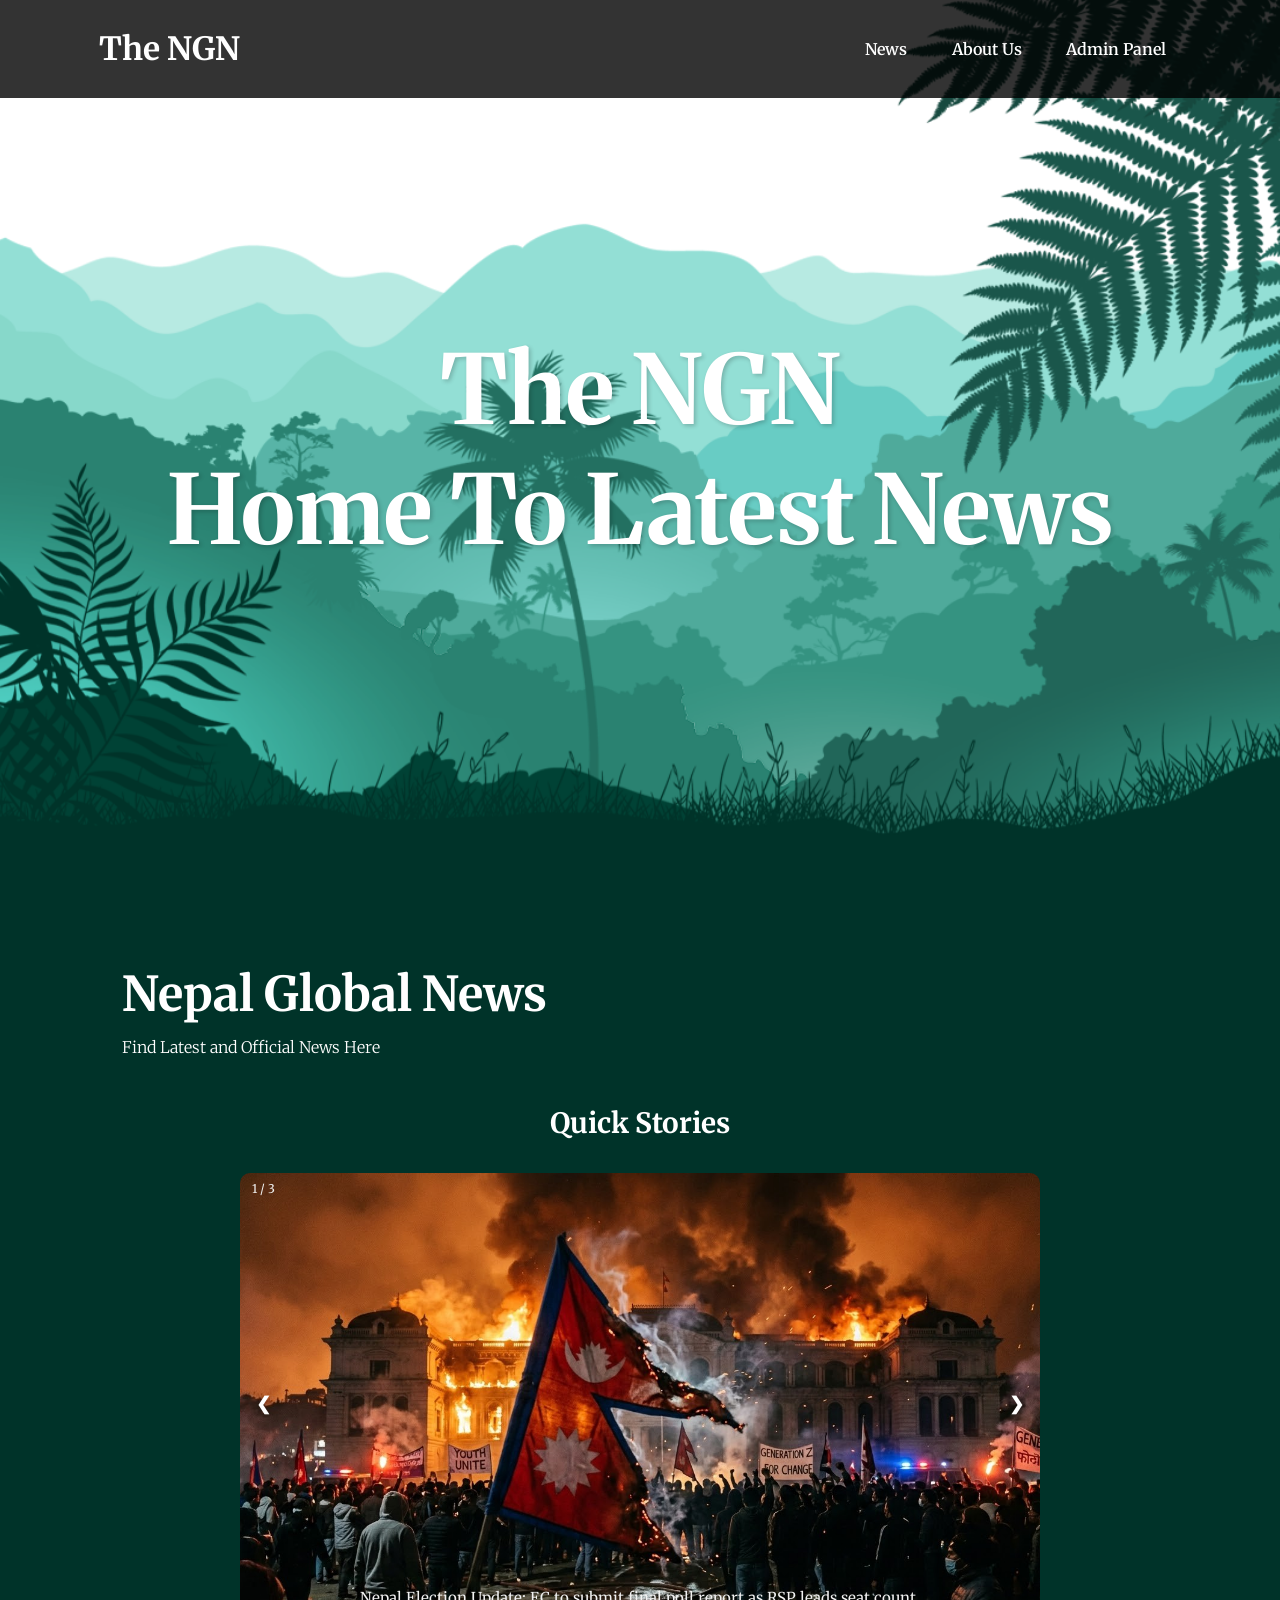
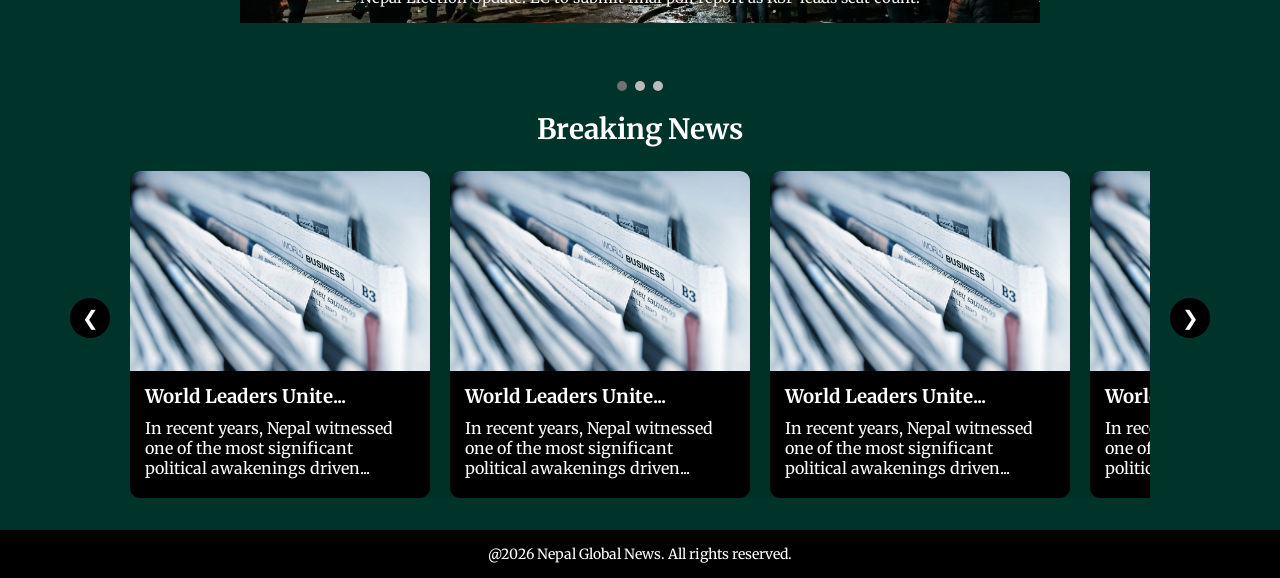
<file: index.html>
<!doctype html>
<html lang="en">
  <head>
    <meta charset="UTF-8" />
    <meta name="viewport" content="width=device-width, initial-scale=1.0" />
    <title>The NGN - Home</title>

    <link rel="stylesheet" href="./css/HomePage.css" />
  </head>
  <body>
    <!-- Navbar -->
    <header>
      <a href="./index.html">
        <h2 class="logo">The NGN</h2>
      </a>
      <nav class="navigation">
        <a href="./Article.html">News</a>
        <a href="./About.html">About Us</a>
        <a href="./Admin.html">Admin Panel</a>
      </nav>
      <div class="hamburger">
        <span></span>
        <span></span>
        <span></span>
      </div>
    </header>

    <section class="parallax">
      <img src="./Assets/HomePage/hill1.png" alt="hill1" id="hill1" />
      <img src="./Assets/HomePage/hill2.png" alt="hill2" id="hill2" />
      <img src="./Assets/HomePage/hill3.png" alt="hill3" id="hill3" />
      <img src="./Assets/HomePage/hill4.png" alt="hill4" id="hill4" />
      <img src="./Assets/HomePage/hill5.png" alt="hill5" id="hill5" />

      <img src="./Assets/HomePage/tree.png" alt="tree" id="tree" />
      <div id="text">
        <h2>The NGN</h2>
        <h2>Home To Latest News</h2>
      </div>
      <img src="./Assets/HomePage/leaf.png" alt="leaf" id="leaf" />
      <img src="./Assets/HomePage/plant.png" alt="plant" id="plant" />
    </section>

    <section class="news-section">
      <section class="sec">
        <h2>Nepal Global News</h2>
        <p>Find Latest and Official News Here</p>
      </section>

      <!-- Latest News -->
      <div>
        <h2 class="news-title">Quick Stories</h2>
        <!-- Slideshow container -->
        <div class="slideshow-container">
          <!-- Full-width images with number and caption text -->
          <div class="mySlides fade">
            <div class="numbertext">1 / 3</div>
            <img src="./Assets/SingleArticle/Singhadurbar.png" style="width: 100%" />
            <div class="text">Nepal Election Update: EC to submit final poll report as RSP leads seat count.</div>
          </div>

          <div class="mySlides fade">
            <div class="numbertext">2 / 3</div>
            <img src="./Assets/SingleArticle/polling.png" style="width: 100%" />
            <div class="text">Tourism Disruption: Middle East airspace issues hit Nepal’s spring travel season.</div>
          </div>

          <div class="mySlides fade">
            <div class="numbertext">3 / 3</div>
            <img src="./Assets/HomePage/img3.jpg" style="width: 100%" />
            <div class="text">Global Inequality Alert: Climate change deepens economic gaps for women across Asia‑Pacific.</div>
          </div>

          <!-- Next and previous buttons -->
          <a class="prev" onclick="plusSlides(-1)">&#10094;</a>
          <a class="next" onclick="plusSlides(1)">&#10095;</a>
        </div>
        <br />

        <!-- The dots/circles -->
        <div style="text-align: center">
          <span class="dot" onclick="currentSlide(1)"></span>
          <span class="dot" onclick="currentSlide(2)"></span>
          <span class="dot" onclick="currentSlide(3)"></span>
        </div>
      </div>

      <!-- Breaking News -->
      <div>
        <h2 class="news-title">Breaking News</h2>
        <section class="slider-container">
          <button class="nav-btn sl-prev">&#10094;</button>

          <div class="slider">
            <div class="card">
              <img src="./Assets/ArticlePage/Newspaper.jpg" />
              <h3>World Leaders Unite...</h3>
              <p>In recent years, Nepal witnessed one of the most significant political awakenings driven...</p>
            </div>

            <div class="card">
              <img src="./Assets/ArticlePage/Newspaper.jpg" />
              <h3>World Leaders Unite...</h3>
              <p>In recent years, Nepal witnessed one of the most significant political awakenings driven...</p>
            </div>

            <div class="card">
              <img src="./Assets/ArticlePage/Newspaper.jpg" />
              <h3>World Leaders Unite...</h3>
              <p>In recent years, Nepal witnessed one of the most significant political awakenings driven...</p>
            </div>

            <div class="card">
              <img src="./Assets/ArticlePage/Newspaper.jpg" />
              <h3>World Leaders Unite...</h3>
              <p>In recent years, Nepal witnessed one of the most significant political awakenings driven...</p>
            </div>

            <div class="card">
              <img src="./Assets/ArticlePage/Newspaper.jpg" />
              <h3>World Leaders Unite...</h3>
              <p>In recent years, Nepal witnessed one of the most significant political awakenings driven...</p>
            </div>
          </div>

          <button class="nav-btn sl-next">&#10095;</button>
        </section>
      </div>
    </section>

    <footer class="site-footer">
      <p>@2026 Nepal Global News. All rights reserved.</p>
    </footer>

    <script src="./js/HomePage.js"></script>
  </body>
</html>
</file>
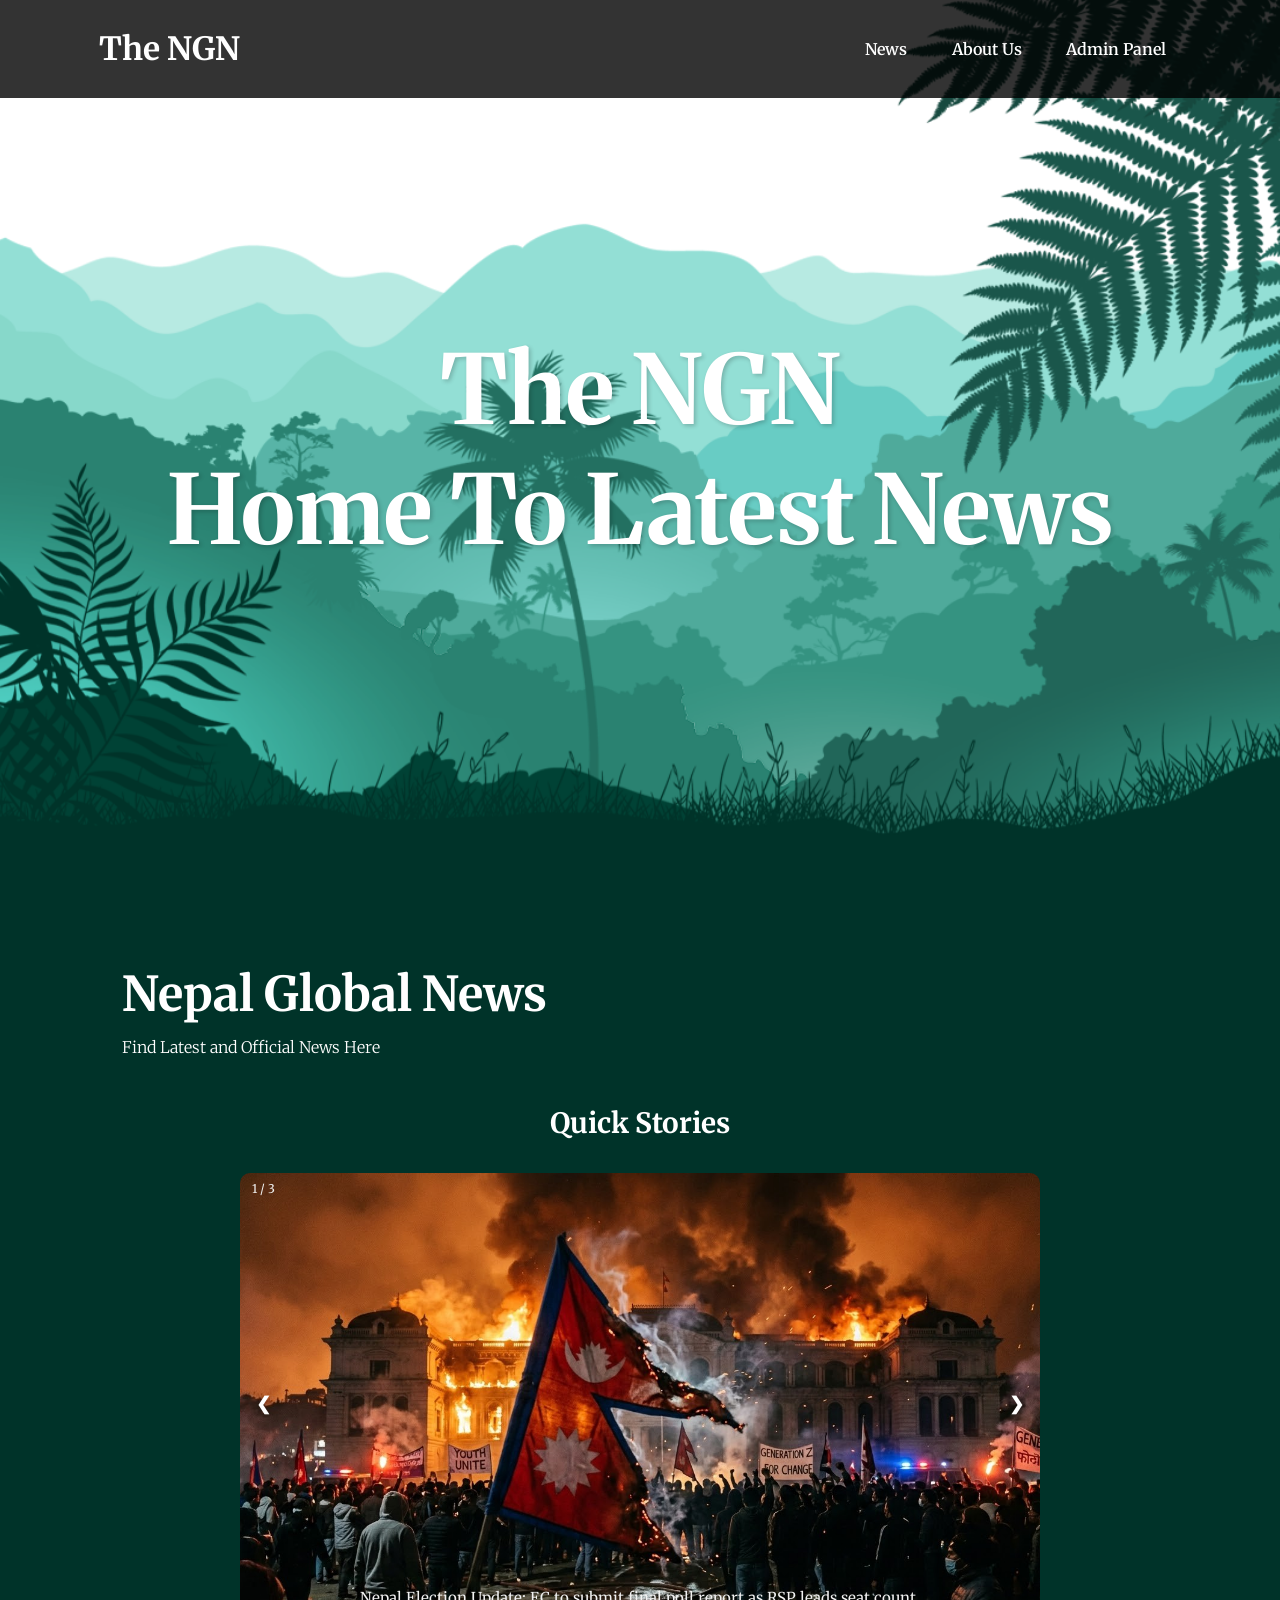
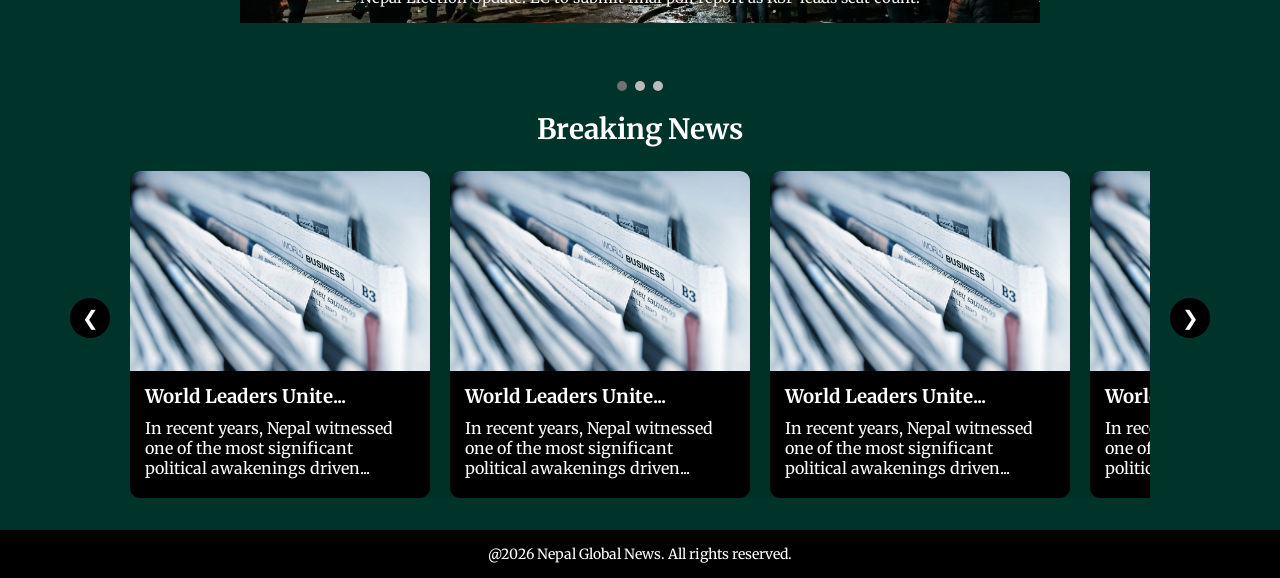
<file: html/index.html>
<!doctype html>
<html lang="en">
  <head>
    <meta charset="UTF-8" />
    <meta name="viewport" content="width=device-width, initial-scale=1.0" />
    <title>The NGN - Home</title>

    <link rel="stylesheet" href="../css/HomePage.css" />
  </head>
  <body>
    <!-- Navbar -->
    <header>
      <a href="../html/HomePage.html">
        <h2 class="logo">The NGN</h2>
      </a>
      <nav class="navigation">
        <a href="../html/Article.html">News</a>
        <a href="../html/About.html">About Us</a>
        <a href="../html/Admin.html">Admin Panel</a>
      </nav>
      <div class="hamburger">
        <span></span>
        <span></span>
        <span></span>
      </div>
    </header>

    <section class="parallax">
      <img src="../Assets/HomePage/hill1.png" alt="hill1" id="hill1" />
      <img src="../Assets/HomePage/hill2.png" alt="hill2" id="hill2" />
      <img src="../Assets/HomePage/hill3.png" alt="hill3" id="hill3" />
      <img src="../Assets/HomePage/hill4.png" alt="hill4" id="hill4" />
      <img src="../Assets/HomePage/hill5.png" alt="hill5" id="hill5" />

      <img src="../Assets/HomePage/tree.png" alt="tree" id="tree" />
      <div id="text">
        <h2>The NGN</h2>
        <h2>Home To Latest News</h2>
      </div>
      <img src="../Assets/HomePage/leaf.png" alt="leaf" id="leaf" />
      <img src="../Assets/HomePage/plant.png" alt="plant" id="plant" />
    </section>

    <section class="news-section">
      <section class="sec">
        <h2>Nepal Global News</h2>
        <p>Find Latest and Official News Here</p>
      </section>

      <!-- Latest News -->
      <div>
        <h2 class="news-title">Quick Stories</h2>
        <!-- Slideshow container -->
        <div class="slideshow-container">
          <!-- Full-width images with number and caption text -->
          <div class="mySlides fade">
            <div class="numbertext">1 / 3</div>
            <img src="../Assets/SingleArticle/Singhadurbar.png" style="width: 100%" />
            <div class="text">Nepal Election Update: EC to submit final poll report as RSP leads seat count.</div>
          </div>

          <div class="mySlides fade">
            <div class="numbertext">2 / 3</div>
            <img src="../Assets/SingleArticle/polling.png" style="width: 100%" />
            <div class="text">Tourism Disruption: Middle East airspace issues hit Nepal’s spring travel season.</div>
          </div>

          <div class="mySlides fade">
            <div class="numbertext">3 / 3</div>
            <img src="../Assets/HomePage/img3.jpg" style="width: 100%" />
            <div class="text">Global Inequality Alert: Climate change deepens economic gaps for women across Asia‑Pacific.</div>
          </div>

          <!-- Next and previous buttons -->
          <a class="prev" onclick="plusSlides(-1)">&#10094;</a>
          <a class="next" onclick="plusSlides(1)">&#10095;</a>
        </div>
        <br />

        <!-- The dots/circles -->
        <div style="text-align: center">
          <span class="dot" onclick="currentSlide(1)"></span>
          <span class="dot" onclick="currentSlide(2)"></span>
          <span class="dot" onclick="currentSlide(3)"></span>
        </div>
      </div>

      <!-- Breaking News -->
      <div>
        <h2 class="news-title">Breaking News</h2>
        <section class="slider-container">
          <button class="nav-btn sl-prev">&#10094;</button>

          <div class="slider">
            <div class="card">
              <img src="../Assets/ArticlePage/Newspaper.jpg" />
              <h3>World Leaders Unite...</h3>
              <p>In recent years, Nepal witnessed one of the most significant political awakenings driven...</p>
            </div>

            <div class="card">
              <img src="../Assets/ArticlePage/Newspaper.jpg" />
              <h3>World Leaders Unite...</h3>
              <p>In recent years, Nepal witnessed one of the most significant political awakenings driven...</p>
            </div>

            <div class="card">
              <img src="../Assets/ArticlePage/Newspaper.jpg" />
              <h3>World Leaders Unite...</h3>
              <p>In recent years, Nepal witnessed one of the most significant political awakenings driven...</p>
            </div>

            <div class="card">
              <img src="../Assets/ArticlePage/Newspaper.jpg" />
              <h3>World Leaders Unite...</h3>
              <p>In recent years, Nepal witnessed one of the most significant political awakenings driven...</p>
            </div>

            <div class="card">
              <img src="../Assets/ArticlePage/Newspaper.jpg" />
              <h3>World Leaders Unite...</h3>
              <p>In recent years, Nepal witnessed one of the most significant political awakenings driven...</p>
            </div>
          </div>

          <button class="nav-btn sl-next">&#10095;</button>
        </section>
      </div>
    </section>

    <footer class="site-footer">
      <p>@2026 Nepal Global News. All rights reserved.</p>
    </footer>

    <script src="../js/HomePage.js"></script>
  </body>
</html>
</file>
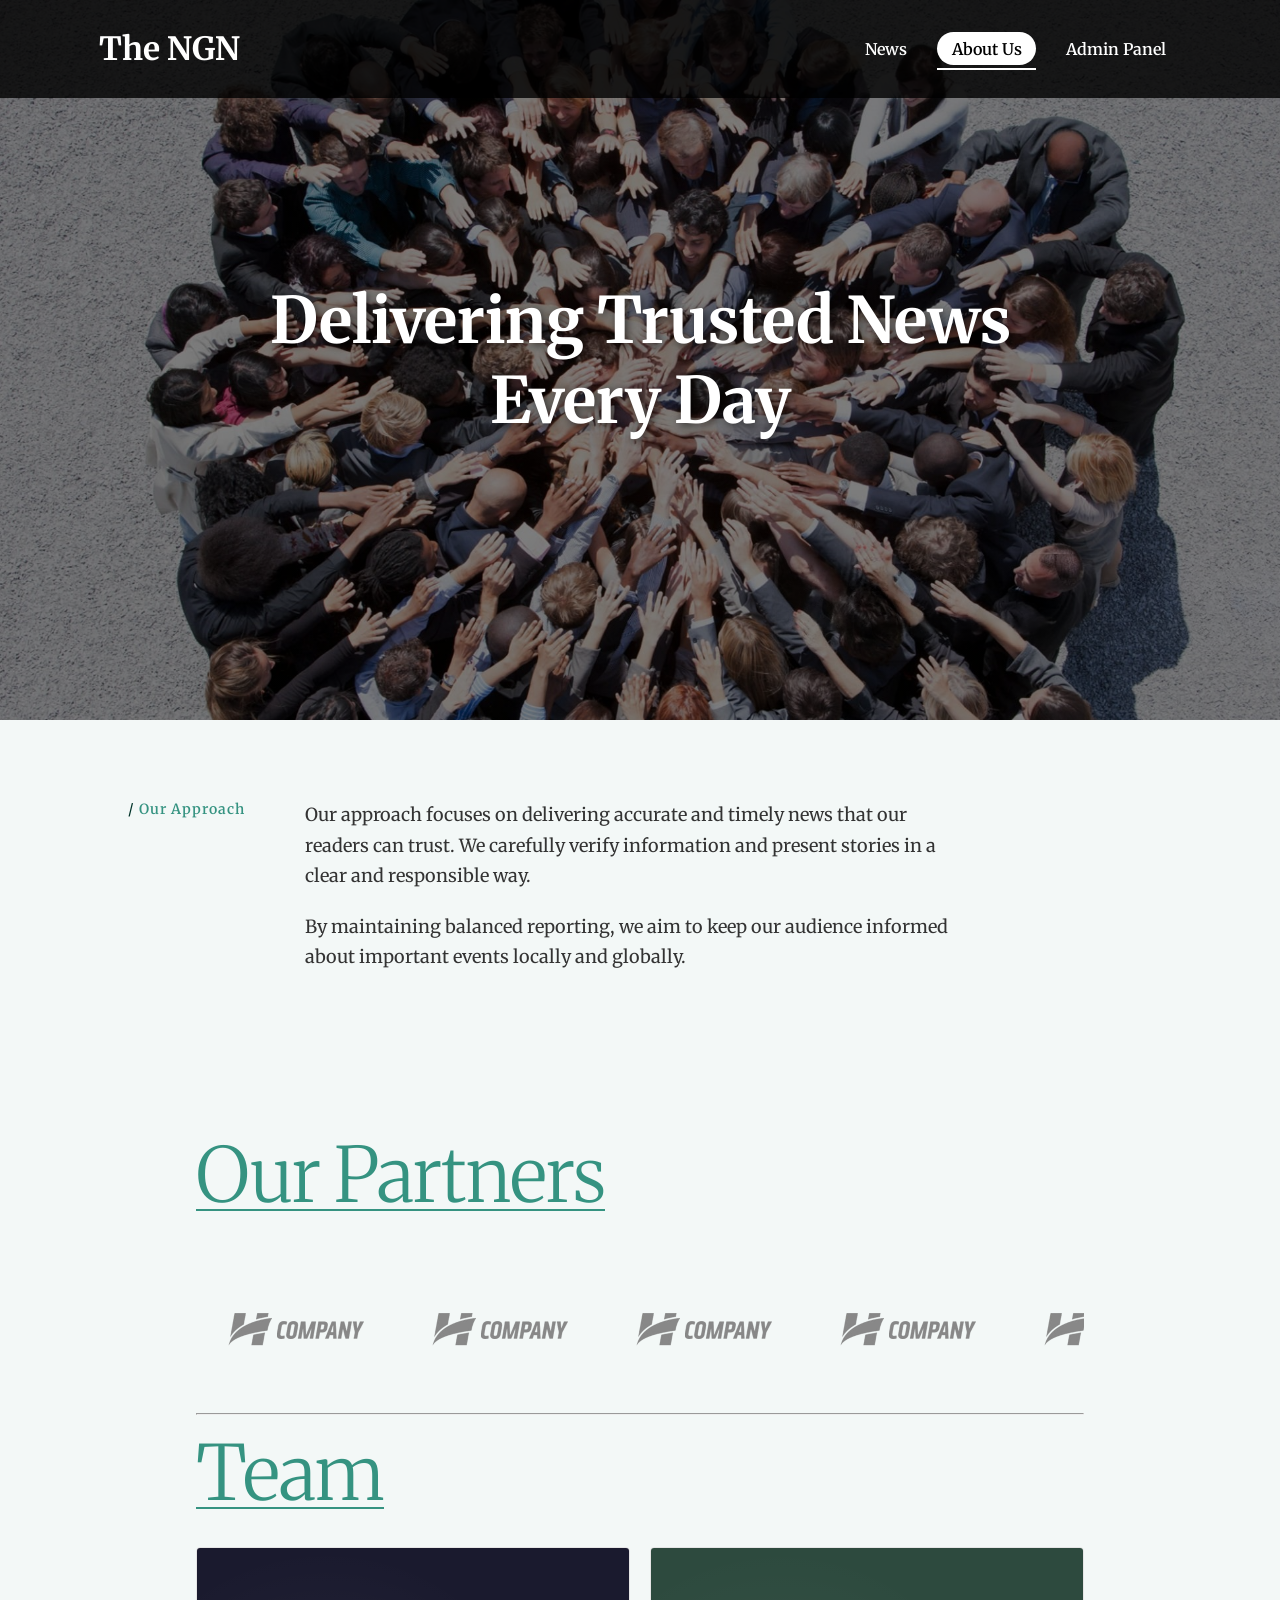
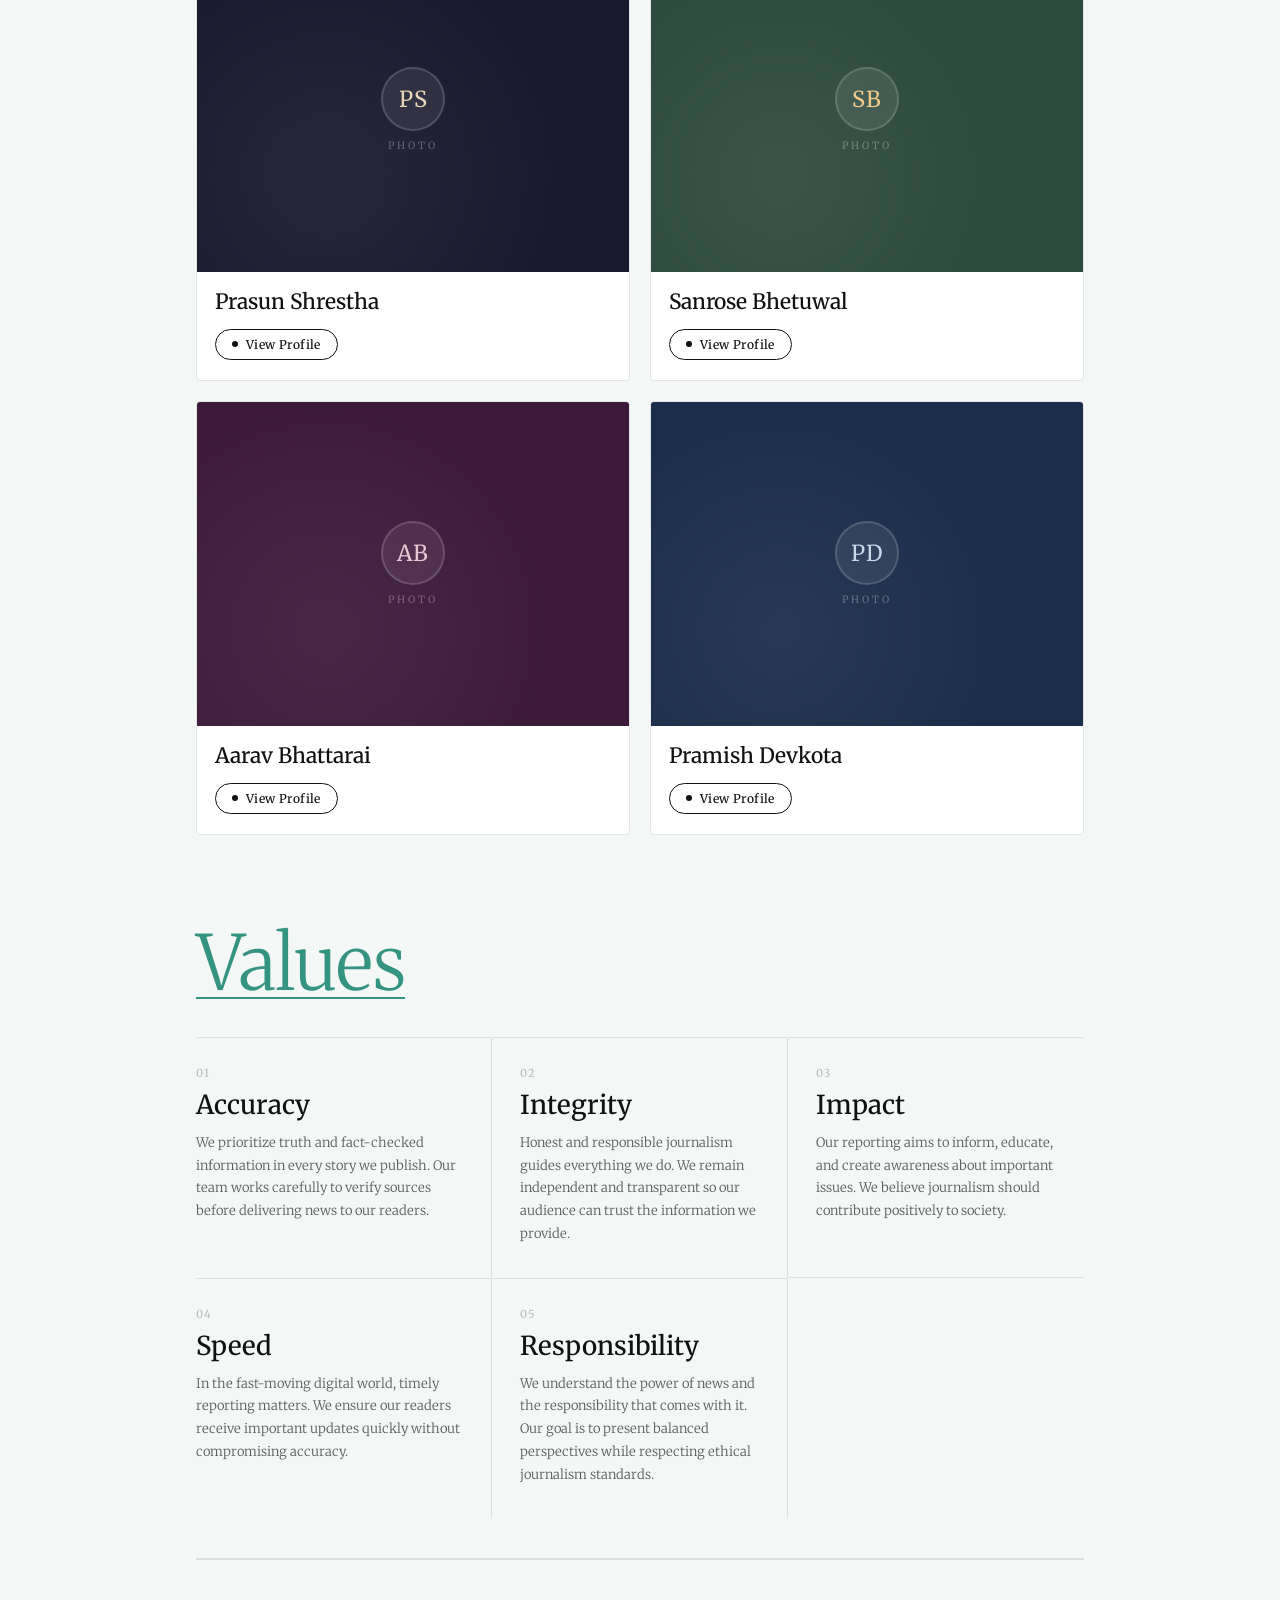
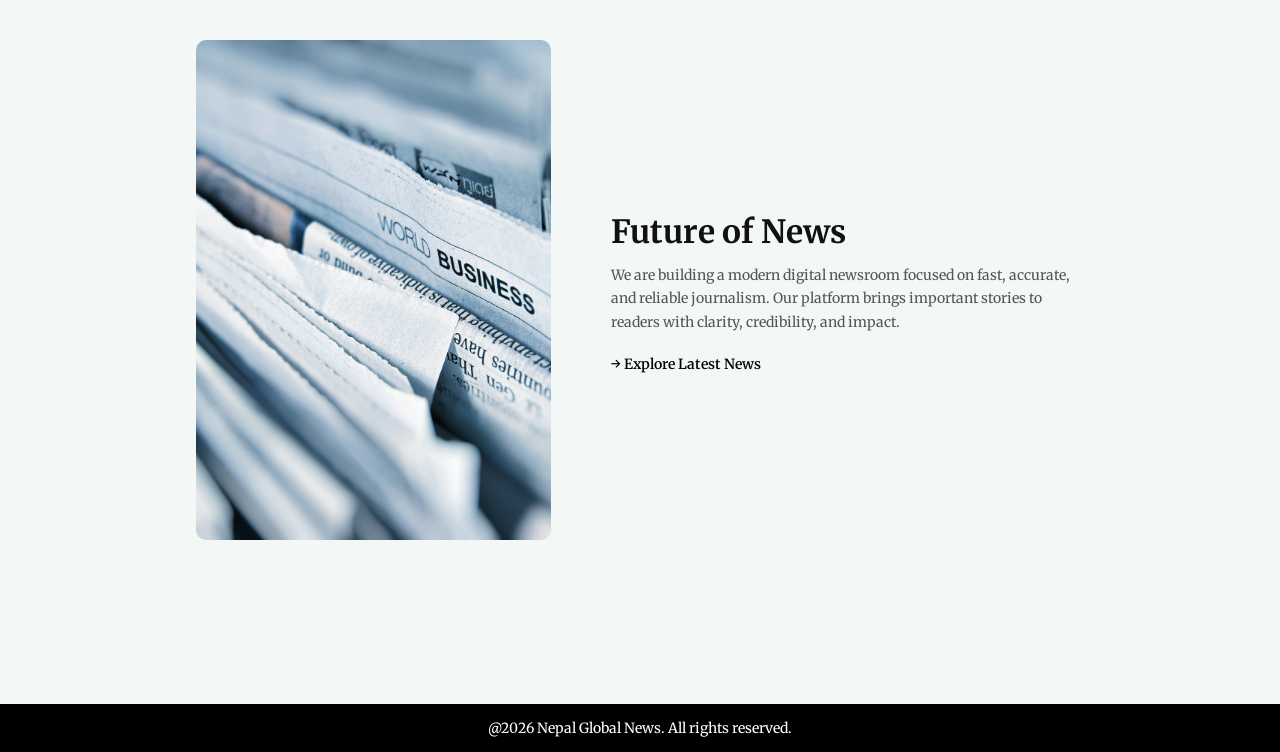
<file: About.html>
<!doctype html>
<html lang="en">
  <head>
    <meta charset="UTF-8" />
    <meta name="viewport" content="width=device-width, initial-scale=1.0" />
    <title>The NGN - About</title>
    <link rel="stylesheet" href="./css/About.css" />

    <style>
      @media (max-width: 768px) {
        .future-container {
          flex-direction: column;
          text-align: center;
          gap: 30px !important;
        }

        .future-container img {
          width: 100% !important;
          height: auto !important;
          max-width: 320px;
        }
      }
    </style>
  </head>
  <body>
    <!-- Navbar -->
    <header>
      <a href="./index.html">
        <h2 class="logo">The NGN</h2>
      </a>
      <nav class="navigation">
        <a href="./Article.html">News</a>
        <a class="active" href="./About.html">About Us</a>
        <a href="./Admin.html">Admin Panel</a>
      </nav>
      <div class="hamburger">
        <span></span>
        <span></span>
        <span></span>
      </div>
    </header>

    <section class="about-hero">
      <h1>Delivering Trusted News<br />Every Day</h1>
    </section>

    <section class="approach">
      <div class="approach-container">
        <div class="approach-title"><span>/</span> Our Approach</div>

        <div class="approach-text">
          <p>
            Our approach focuses on delivering accurate and timely news that our
            readers can trust. We carefully verify information and present
            stories in a clear and responsible way.
          </p>

          <p>
            By maintaining balanced reporting, we aim to keep our audience
            informed about important events locally and globally.
          </p>
        </div>
      </div>
    </section>

    <div class="page-wrapper">
      <h1 class="section-title underlined">Our Partners</h1>
      <div class="logos">
        <div class="logo_items">
          <img src="./Assets/About/company.png" />
          <img src="./Assets/About/company.png" />
          <img src="./Assets/About/company.png" />
          <img src="./Assets/About/company.png" />
          <img src="./Assets/About/company.png" />
          <img src="./Assets/About/company.png" />
          <img src="./Assets/About/company.png" />
          <img src="./Assets/About/company.png" />
          <img src="./Assets/About/company.png" />
          <img src="./Assets/About/company.png" />
          <img src="./Assets/About/company.png" />
          <img src="./Assets/About/company.png" />
          <img src="./Assets/About/company.png" />
          <img src="./Assets/About/company.png" />
          <img src="./Assets/About/company.png" />
          <img src="./Assets/About/company.png" />
          <img src="./Assets/About/company.png" />
          <img src="./Assets/About/company.png" />
          <img src="./Assets/About/company.png" />
          <img src="./Assets/About/company.png" />
          <img src="./Assets/About/company.png" />
          <img src="./Assets/About/company.png" />
          <img src="./Assets/About/company.png" />
          <img src="./Assets/About/company.png" />
          <img src="./Assets/About/company.png" />
        </div>
        <div class="logo_items">
          <img src="./Assets/About/company.png" />
          <img src="./Assets/About/company.png" />
          <img src="./Assets/About/company.png" />
          <img src="./Assets/About/company.png" />
          <img src="./Assets/About/company.png" />
          <img src="./Assets/About/company.png" />
          <img src="./Assets/About/company.png" />
          <img src="./Assets/About/company.png" />
          <img src="./Assets/About/company.png" />
          <img src="./Assets/About/company.png" />
          <img src="./Assets/About/company.png" />
          <img src="./Assets/About/company.png" />
          <img src="./Assets/About/company.png" />
          <img src="./Assets/About/company.png" />
          <img src="./Assets/About/company.png" />
          <img src="./Assets/About/company.png" />
          <img src="./Assets/About/company.png" />
          <img src="./Assets/About/company.png" />
          <img src="./Assets/About/company.png" />
          <img src="./Assets/About/company.png" />
          <img src="./Assets/About/company.png" />
          <img src="./Assets/About/company.png" />
          <img src="./Assets/About/company.png" />
          <img src="./Assets/About/company.png" />
          <img src="./Assets/About/company.png" />
        </div>
      </div>

      <hr />
      <br />

      <section class="team-section">
        <h1 class="section-title underlined">Team</h1>

        <div class="team-grid">
          <div class="card">
            <div class="card-image">
              <div class="avatar-circle">
                <span class="avatar-initials">PS</span>
              </div>
              <span class="avatar-label">photo</span>
            </div>
            <div class="card-body">
              <h3 class="card-name">Prasun Shrestha</h3>
              <a href="#" class="card-btn">
                <span class="btn-dot"></span>
                View Profile
              </a>
            </div>
          </div>

          <div class="card">
            <div class="card-image">
              <div class="avatar-circle">
                <span class="avatar-initials">SB</span>
              </div>
              <span class="avatar-label">photo</span>
            </div>
            <div class="card-body">
              <h3 class="card-name">Sanrose Bhetuwal</h3>
              <a href="#" class="card-btn">
                <span class="btn-dot"></span>
                View Profile
              </a>
            </div>
          </div>

          <div class="card">
            <div class="card-image">
              <div class="avatar-circle">
                <span class="avatar-initials">AB</span>
              </div>
              <span class="avatar-label">photo</span>
            </div>
            <div class="card-body">
              <h3 class="card-name">Aarav Bhattarai</h3>
              <a href="#" class="card-btn">
                <span class="btn-dot"></span>
                View Profile
              </a>
            </div>
          </div>

          <div class="card">
            <div class="card-image">
              <div class="avatar-circle">
                <span class="avatar-initials">PD</span>
              </div>
              <span class="avatar-label">photo</span>
            </div>
            <div class="card-body">
              <h3 class="card-name">Pramish Devkota</h3>
              <a href="#" class="card-btn">
                <span class="btn-dot"></span>
                View Profile
              </a>
            </div>
          </div>
        </div>
      </section>

      <section class="values-section">
        <h2 class="section-title underlined">Values</h2>

        <div class="values-grid">
          <div class="value-item">
            <p class="value-num">01</p>
            <h3 class="value-title">Accuracy</h3>
            <p class="value-desc">
              We prioritize truth and fact-checked information in every story we
              publish. Our team works carefully to verify sources before
              delivering news to our readers.
            </p>
          </div>

          <div class="value-item">
            <p class="value-num">02</p>
            <h3 class="value-title">Integrity</h3>
            <p class="value-desc">
              Honest and responsible journalism guides everything we do. We
              remain independent and transparent so our audience can trust the
              information we provide.
            </p>
          </div>

          <div class="value-item">
            <p class="value-num">03</p>
            <h3 class="value-title">Impact</h3>
            <p class="value-desc">
              Our reporting aims to inform, educate, and create awareness about
              important issues. We believe journalism should contribute
              positively to society.
            </p>
          </div>

          <div class="value-item">
            <p class="value-num">04</p>
            <h3 class="value-title">Speed</h3>
            <p class="value-desc">
              In the fast-moving digital world, timely reporting matters. We
              ensure our readers receive important updates quickly without
              compromising accuracy.
            </p>
          </div>

          <div class="value-item">
            <p class="value-num">05</p>
            <h3 class="value-title">Responsibility</h3>
            <p class="value-desc">
              We understand the power of news and the responsibility that comes
              with it. Our goal is to present balanced perspectives while
              respecting ethical journalism standards.
            </p>
          </div>
        </div>
      </section>

      <section style="padding: 80px 0%">
        <div
          class="future-container"
          style="
            display: flex;
            align-items: center;
            gap: 60px;
            max-width: 1000px;
            margin: auto;
          "
        >
          <div style="width: 100%">
            <img
              src="./Assets/ArticlePage/Newspaper.jpg"
              alt="Future of News"
              style="
                width: 100%;
                height: 500px;
                object-fit: cover;
                border-radius: 10px;
              "
            />
          </div>

          <div style="max-width: 500px">
            <h2 style="font-size: 32px; color: #111; margin-bottom: 12px">
              Future of News
            </h2>

            <p
              style="
                font-size: 14px;
                color: #555;
                line-height: 1.7;
                margin-bottom: 18px;
              "
            >
              We are building a modern digital newsroom focused on fast,
              accurate, and reliable journalism. Our platform brings important
              stories to readers with clarity, credibility, and impact.
            </p>

            <a
              href="Article.html"
              style="
                font-size: 14px;
                font-weight: 600;
                text-decoration: none;
                color: #000;
              "
            >
              → Explore Latest News
            </a>
          </div>
        </div>
      </section>
    </div>

    <footer class="site-footer">
      <p>@2026 Nepal Global News. All rights reserved.</p>
    </footer>

    <script src="./js/About.js"></script>
  </body>
</html>
</file>
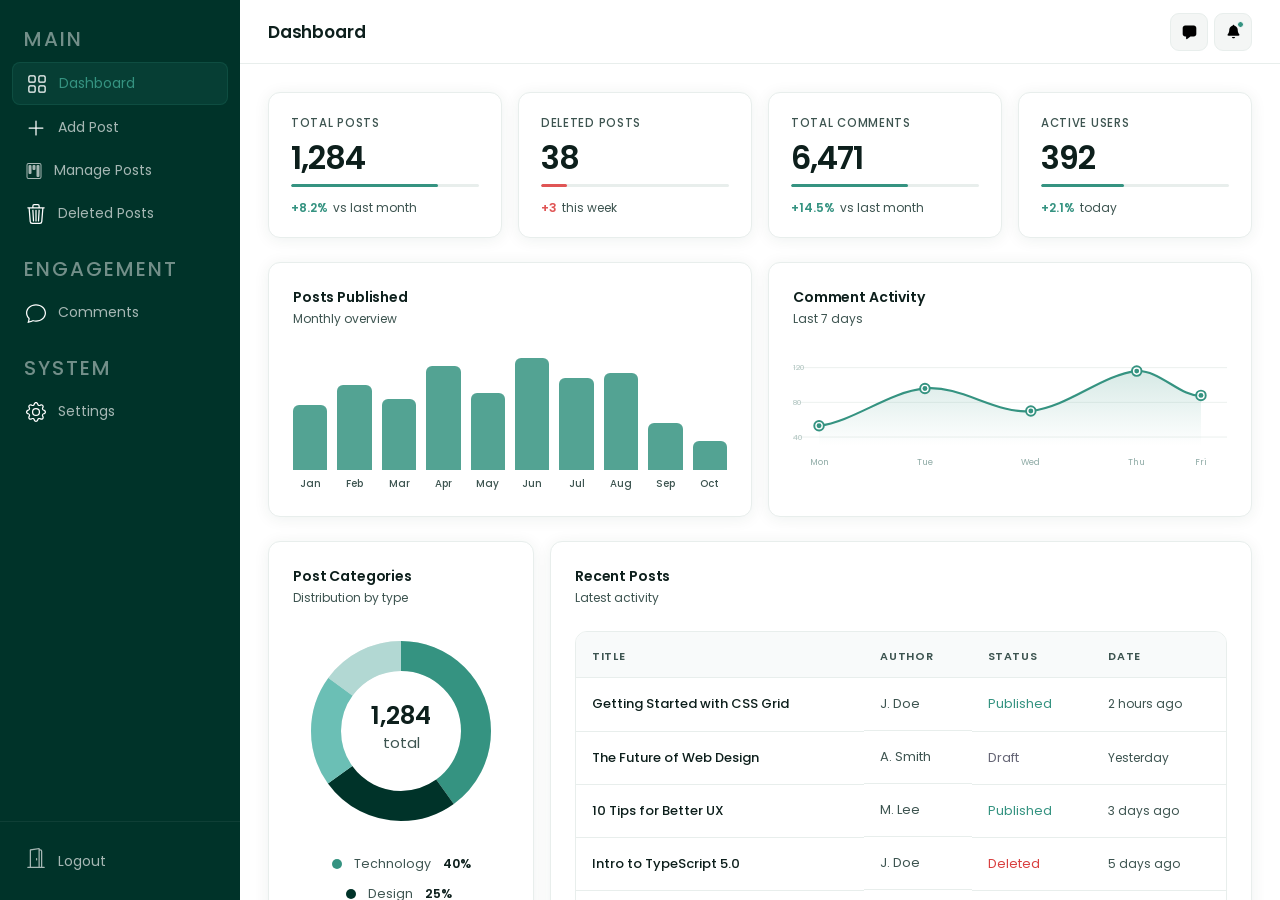
<file: Admin.html>
<!doctype html>
<html lang="en">
  <head>
    <meta charset="UTF-8" />
    <meta name="viewport" content="width=device-width, initial-scale=1.0" />
    <title>Admin Panel</title>
    <link rel="stylesheet" href="./css/Admin.css" />
    <script src="./js/Admin.js"></script>
  </head>
  <body>
    <div class="overlay" id="overlay" onclick="closeSidebar()"></div>

    <div class="layout">
      <!-- SIDEBAR -->
      <aside class="sidebar" id="sidebar">
        <nav class="sidebar-nav">
          <div class="nav-label" style="margin-top: 4px">Main</div>

          <button class="nav-item active">
            <span class="nav-icon">
              <svg
                xmlns="http://www.w3.org/2000/svg"
                width="16"
                height="16"
                fill="currentColor"
                class="bi bi-grid"
                viewBox="0 0 16 16"
              >
                <path
                  d="M1 2.5A1.5 1.5 0 0 1 2.5 1h3A1.5 1.5 0 0 1 7 2.5v3A1.5 1.5 0 0 1 5.5 7h-3A1.5 1.5 0 0 1 1 5.5zM2.5 2a.5.5 0 0 0-.5.5v3a.5.5 0 0 0 .5.5h3a.5.5 0 0 0 .5-.5v-3a.5.5 0 0 0-.5-.5zm6.5.5A1.5 1.5 0 0 1 10.5 1h3A1.5 1.5 0 0 1 15 2.5v3A1.5 1.5 0 0 1 13.5 7h-3A1.5 1.5 0 0 1 9 5.5zm1.5-.5a.5.5 0 0 0-.5.5v3a.5.5 0 0 0 .5.5h3a.5.5 0 0 0 .5-.5v-3a.5.5 0 0 0-.5-.5zM1 10.5A1.5 1.5 0 0 1 2.5 9h3A1.5 1.5 0 0 1 7 10.5v3A1.5 1.5 0 0 1 5.5 15h-3A1.5 1.5 0 0 1 1 13.5zm1.5-.5a.5.5 0 0 0-.5.5v3a.5.5 0 0 0 .5.5h3a.5.5 0 0 0 .5-.5v-3a.5.5 0 0 0-.5-.5zm6.5.5A1.5 1.5 0 0 1 10.5 9h3a1.5 1.5 0 0 1 1.5 1.5v3a1.5 1.5 0 0 1-1.5 1.5h-3A1.5 1.5 0 0 1 9 13.5zm1.5-.5a.5.5 0 0 0-.5.5v3a.5.5 0 0 0 .5.5h3a.5.5 0 0 0 .5-.5v-3a.5.5 0 0 0-.5-.5z"
                />
              </svg>
            </span>
            Dashboard
          </button>

          <button class="nav-item">
            <span class="nav-icon">
              <svg
                xmlns="http://www.w3.org/2000/svg"
                width="16"
                height="16"
                fill="currentColor"
                class="bi bi-plus-lg"
                viewBox="0 0 16 16"
              >
                <path
                  fill-rule="evenodd"
                  d="M8 2a.5.5 0 0 1 .5.5v5h5a.5.5 0 0 1 0 1h-5v5a.5.5 0 0 1-1 0v-5h-5a.5.5 0 0 1 0-1h5v-5A.5.5 0 0 1 8 2"
                />
              </svg>
            </span>
            Add Post
          </button>

          <button class="nav-item">
            <svg
              xmlns="http://www.w3.org/2000/svg"
              width="16"
              height="16"
              fill="currentColor"
              class="bi bi-kanban"
              viewBox="0 0 16 16"
            >
              <path
                d="M13.5 1a1 1 0 0 1 1 1v12a1 1 0 0 1-1 1h-11a1 1 0 0 1-1-1V2a1 1 0 0 1 1-1zm-11-1a2 2 0 0 0-2 2v12a2 2 0 0 0 2 2h11a2 2 0 0 0 2-2V2a2 2 0 0 0-2-2z"
              />
              <path
                d="M6.5 3a1 1 0 0 1 1-1h1a1 1 0 0 1 1 1v3a1 1 0 0 1-1 1h-1a1 1 0 0 1-1-1zm-4 0a1 1 0 0 1 1-1h1a1 1 0 0 1 1 1v7a1 1 0 0 1-1 1h-1a1 1 0 0 1-1-1zm8 0a1 1 0 0 1 1-1h1a1 1 0 0 1 1 1v10a1 1 0 0 1-1 1h-1a1 1 0 0 1-1-1z"
              />
            </svg>
            Manage Posts
          </button>

          <button class="nav-item">
            <span class="nav-icon">
              <svg
                xmlns="http://www.w3.org/2000/svg"
                width="16"
                height="16"
                fill="currentColor"
                class="bi bi-trash3"
                viewBox="0 0 16 16"
              >
                <path
                  d="M6.5 1h3a.5.5 0 0 1 .5.5v1H6v-1a.5.5 0 0 1 .5-.5M11 2.5v-1A1.5 1.5 0 0 0 9.5 0h-3A1.5 1.5 0 0 0 5 1.5v1H1.5a.5.5 0 0 0 0 1h.538l.853 10.66A2 2 0 0 0 4.885 16h6.23a2 2 0 0 0 1.994-1.84l.853-10.66h.538a.5.5 0 0 0 0-1zm1.958 1-.846 10.58a1 1 0 0 1-.997.92h-6.23a1 1 0 0 1-.997-.92L3.042 3.5zm-7.487 1a.5.5 0 0 1 .528.47l.5 8.5a.5.5 0 0 1-.998.06L5 5.03a.5.5 0 0 1 .47-.53Zm5.058 0a.5.5 0 0 1 .47.53l-.5 8.5a.5.5 0 1 1-.998-.06l.5-8.5a.5.5 0 0 1 .528-.47M8 4.5a.5.5 0 0 1 .5.5v8.5a.5.5 0 0 1-1 0V5a.5.5 0 0 1 .5-.5"
                />
              </svg>
            </span>
            Deleted Posts
          </button>

          <div class="nav-label" style="margin-top: 20px">Engagement</div>

          <button class="nav-item">
            <span class="nav-icon">
              <svg
                xmlns="http://www.w3.org/2000/svg"
                width="16"
                height="16"
                fill="currentColor"
                class="bi bi-chat"
                viewBox="0 0 16 16"
              >
                <path
                  d="M2.678 11.894a1 1 0 0 1 .287.801 11 11 0 0 1-.398 2c1.395-.323 2.247-.697 2.634-.893a1 1 0 0 1 .71-.074A8 8 0 0 0 8 14c3.996 0 7-2.807 7-6s-3.004-6-7-6-7 2.808-7 6c0 1.468.617 2.83 1.678 3.894m-.493 3.905a22 22 0 0 1-.713.129c-.2.032-.352-.176-.273-.362a10 10 0 0 0 .244-.637l.003-.01c.248-.72.45-1.548.524-2.319C.743 11.37 0 9.76 0 8c0-3.866 3.582-7 8-7s8 3.134 8 7-3.582 7-8 7a9 9 0 0 1-2.347-.306c-.52.263-1.639.742-3.468 1.105"
                />
              </svg>
            </span>
            Comments
          </button>

          <div class="nav-label" style="margin-top: 20px">System</div>

          <button class="nav-item">
            <span class="nav-icon">
              <svg
                xmlns="http://www.w3.org/2000/svg"
                width="16"
                height="16"
                fill="currentColor"
                class="bi bi-gear"
                viewBox="0 0 16 16"
              >
                <path
                  d="M8 4.754a3.246 3.246 0 1 0 0 6.492 3.246 3.246 0 0 0 0-6.492M5.754 8a2.246 2.246 0 1 1 4.492 0 2.246 2.246 0 0 1-4.492 0"
                />
                <path
                  d="M9.796 1.343c-.527-1.79-3.065-1.79-3.592 0l-.094.319a.873.873 0 0 1-1.255.52l-.292-.16c-1.64-.892-3.433.902-2.54 2.541l.159.292a.873.873 0 0 1-.52 1.255l-.319.094c-1.79.527-1.79 3.065 0 3.592l.319.094a.873.873 0 0 1 .52 1.255l-.16.292c-.892 1.64.901 3.434 2.541 2.54l.292-.159a.873.873 0 0 1 1.255.52l.094.319c.527 1.79 3.065 1.79 3.592 0l.094-.319a.873.873 0 0 1 1.255-.52l.292.16c1.64.893 3.434-.902 2.54-2.541l-.159-.292a.873.873 0 0 1 .52-1.255l.319-.094c1.79-.527 1.79-3.065 0-3.592l-.319-.094a.873.873 0 0 1-.52-1.255l.16-.292c.893-1.64-.902-3.433-2.541-2.54l-.292.159a.873.873 0 0 1-1.255-.52zm-2.633.283c.246-.835 1.428-.835 1.674 0l.094.319a1.873 1.873 0 0 0 2.693 1.115l.291-.16c.764-.415 1.6.42 1.184 1.185l-.159.292a1.873 1.873 0 0 0 1.116 2.692l.318.094c.835.246.835 1.428 0 1.674l-.319.094a1.873 1.873 0 0 0-1.115 2.693l.16.291c.415.764-.42 1.6-1.185 1.184l-.291-.159a1.873 1.873 0 0 0-2.693 1.116l-.094.318c-.246.835-1.428.835-1.674 0l-.094-.319a1.873 1.873 0 0 0-2.692-1.115l-.292.16c-.764.415-1.6-.42-1.184-1.185l.159-.291A1.873 1.873 0 0 0 1.945 8.93l-.319-.094c-.835-.246-.835-1.428 0-1.674l.319-.094A1.873 1.873 0 0 0 3.06 4.377l-.16-.292c-.415-.764.42-1.6 1.185-1.184l.292.159a1.873 1.873 0 0 0 2.692-1.115z"
                />
              </svg>
            </span>
            Settings
          </button>
        </nav>

        <div class="sidebar-footer">
          <a href="./index.html">
          <button class="logout-btn">
            <span class="nav-icon">
              <svg
                xmlns="http://www.w3.org/2000/svg"
                width="16"
                height="16"
                fill="currentColor"
                class="bi bi-door-open"
                viewBox="0 0 16 16"
              >
                <path
                  d="M8.5 10c-.276 0-.5-.448-.5-1s.224-1 .5-1 .5.448.5 1-.224 1-.5 1"
                />
                <path
                  d="M10.828.122A.5.5 0 0 1 11 .5V1h.5A1.5 1.5 0 0 1 13 2.5V15h1.5a.5.5 0 0 1 0 1h-13a.5.5 0 0 1 0-1H3V1.5a.5.5 0 0 1 .43-.495l7-1a.5.5 0 0 1 .398.117M11.5 2H11v13h1V2.5a.5.5 0 0 0-.5-.5M4 1.934V15h6V1.077z"
                />
              </svg>
            </span>
            Logout
          </button>
          </a>
        </div>
      </aside>

      <!-- MAIN -->
      <div class="main">
        <!-- HEADER -->
        <header class="header">
          <button class="hamburger" onclick="openSidebar()" aria-label="Menu">
            <span></span><span></span><span></span>
          </button>
          <span class="page-title" id="pageTitle">Dashboard</span>
          <div class="header-right">
            <button class="icon-btn" title="Messages">
              <svg xmlns="http://www.w3.org/2000/svg" viewBox="0 0 640 640">
                <path
                  d="M64 416L64 192C64 139 107 96 160 96L480 96C533 96 576 139 576 192L576 416C576 469 533 512 480 512L360 512C354.8 512 349.8 513.7 345.6 516.8L230.4 603.2C226.2 606.3 221.2 608 216 608C202.7 608 192 597.3 192 584L192 512L160 512C107 512 64 469 64 416z"
                />
              </svg>
            </button>
            <button class="icon-btn" title="Notifications">
              <svg xmlns="http://www.w3.org/2000/svg" viewBox="0 0 640 640">
                <path
                  d="M320 64C302.3 64 288 78.3 288 96L288 99.2C215 114 160 178.6 160 256L160 277.7C160 325.8 143.6 372.5 113.6 410.1L103.8 422.3C98.7 428.6 96 436.4 96 444.5C96 464.1 111.9 480 131.5 480L508.4 480C528 480 543.9 464.1 543.9 444.5C543.9 436.4 541.2 428.6 536.1 422.3L526.3 410.1C496.4 372.5 480 325.8 480 277.7L480 256C480 178.6 425 114 352 99.2L352 96C352 78.3 337.7 64 320 64zM258 528C265.1 555.6 290.2 576 320 576C349.8 576 374.9 555.6 382 528L258 528z"
                />
              </svg>
              <span class="dot"></span>
            </button>
          </div>
        </header>

        <!-- CONTENT -->
        <div class="content">
          <!-- STAT CARDS -->
          <div class="stats-grid">
            <div class="stat-card">
              <div class="stat-label">Total Posts</div>
              <div class="stat-value">1,284</div>
              <div class="stat-bar">
                <div class="stat-bar-fill" style="width: 78%"></div>
              </div>
              <div class="stat-footer">
                <span class="stat-change up">+8.2%</span> vs last month
              </div>
            </div>
            <div class="stat-card">
              <div class="stat-label">Deleted Posts</div>
              <div class="stat-value">38</div>
              <div class="stat-bar">
                <div
                  class="stat-bar-fill"
                  style="width: 14%; background: #e05555"
                ></div>
              </div>
              <div class="stat-footer">
                <span class="stat-change down">+3</span> this week
              </div>
            </div>
            <div class="stat-card">
              <div class="stat-label">Total Comments</div>
              <div class="stat-value">6,471</div>
              <div class="stat-bar">
                <div class="stat-bar-fill" style="width: 62%"></div>
              </div>
              <div class="stat-footer">
                <span class="stat-change up">+14.5%</span> vs last month
              </div>
            </div>
            <div class="stat-card">
              <div class="stat-label">Active Users</div>
              <div class="stat-value">392</div>
              <div class="stat-bar">
                <div class="stat-bar-fill" style="width: 44%"></div>
              </div>
              <div class="stat-footer">
                <span class="stat-change up">+2.1%</span> today
              </div>
            </div>
          </div>

          <!-- CHARTS ROW -->
          <div class="charts-row">
            <!-- BAR CHART -->
            <div class="chart-card">
              <div class="chart-header">
                <div>
                  <div class="chart-title">Posts Published</div>
                  <div class="chart-subtitle">Monthly overview</div>
                </div>
              </div>

              <div class="bar-chart">
                <div class="bar-group">
                  <div class="bar-wrap">
                    <div
                      class="bar"
                      style="height: 55%; animation-delay: 0.05s"
                    ></div>
                  </div>
                  <div class="bar-label">Jan</div>
                </div>

                <div class="bar-group">
                  <div class="bar-wrap">
                    <div
                      class="bar"
                      style="height: 72%; animation-delay: 0.1s"
                    ></div>
                  </div>
                  <div class="bar-label">Feb</div>
                </div>

                <div class="bar-group">
                  <div class="bar-wrap">
                    <div
                      class="bar"
                      style="height: 60%; animation-delay: 0.15s"
                    ></div>
                  </div>
                  <div class="bar-label">Mar</div>
                </div>

                <div class="bar-group">
                  <div class="bar-wrap">
                    <div
                      class="bar"
                      style="height: 88%; animation-delay: 0.2s"
                    ></div>
                  </div>
                  <div class="bar-label">Apr</div>
                </div>

                <div class="bar-group">
                  <div class="bar-wrap">
                    <div
                      class="bar"
                      style="height: 65%; animation-delay: 0.25s"
                    ></div>
                  </div>
                  <div class="bar-label">May</div>
                </div>

                <div class="bar-group">
                  <div class="bar-wrap">
                    <div
                      class="bar"
                      style="height: 95%; animation-delay: 0.3s"
                    ></div>
                  </div>
                  <div class="bar-label">Jun</div>
                </div>

                <div class="bar-group">
                  <div class="bar-wrap">
                    <div
                      class="bar"
                      style="height: 78%; animation-delay: 0.35s"
                    ></div>
                  </div>
                  <div class="bar-label">Jul</div>
                </div>

                <div class="bar-group">
                  <div class="bar-wrap">
                    <div
                      class="bar"
                      style="height: 82%; animation-delay: 0.4s"
                    ></div>
                  </div>
                  <div class="bar-label">Aug</div>
                </div>

                <div class="bar-group">
                  <div class="bar-wrap">
                    <div
                      class="bar"
                      style="height: 40%; animation-delay: 0.45s"
                    ></div>
                  </div>
                  <div class="bar-label">Sep</div>
                </div>

                <div class="bar-group">
                  <div class="bar-wrap">
                    <div
                      class="bar"
                      style="height: 25%; animation-delay: 0.5s"
                    ></div>
                  </div>
                  <div class="bar-label">Oct</div>
                </div>
              </div>
            </div>

            <!-- LINE CHART -->
            <div class="chart-card">
              <div class="chart-header">
                <div>
                  <div class="chart-title">Comment Activity</div>
                  <div class="chart-subtitle">Last 7 days</div>
                </div>
              </div>
              <div class="line-chart-wrap">
                <svg viewBox="0 0 500 160" preserveAspectRatio="xMidYMid meet">
                  <defs>
                    <linearGradient id="lineGrad" x1="0" y1="0" x2="0" y2="1">
                      <stop
                        offset="0%"
                        stop-color="#359381"
                        stop-opacity="0.2"
                      />
                      <stop
                        offset="100%"
                        stop-color="#359381"
                        stop-opacity="0"
                      />
                    </linearGradient>
                  </defs>

                  <!-- Grid lines full width -->
                  <line
                    x1="0"
                    y1="18"
                    x2="500"
                    y2="18"
                    stroke="#e8eeec"
                    stroke-width="1"
                  />
                  <line
                    x1="0"
                    y1="58"
                    x2="500"
                    y2="58"
                    stroke="#e8eeec"
                    stroke-width="1"
                  />
                  <line
                    x1="0"
                    y1="98"
                    x2="500"
                    y2="98"
                    stroke="#e8eeec"
                    stroke-width="1"
                  />

                  <!-- Y labels -->
                  <text x="0" y="21" font-size="9" fill="#b0c4c0">120</text>
                  <text x="0" y="61" font-size="9" fill="#b0c4c0">80</text>
                  <text x="0" y="101" font-size="9" fill="#b0c4c0">40</text>

                  <!-- Area fill -->
                  <path
                    d="M30,85 C70,80 110,46 152,42 C194,38 234,72 274,68 C318,63 356,26 396,22 C422,20 448,53 470,50 L470,108 L30,108 Z"
                    fill="url(#lineGrad)"
                  />

                  <!-- Line -->
                  <path
                    d="M30,85 C70,80 110,46 152,42 C194,38 234,72 274,68 C318,63 356,26 396,22 C422,20 448,53 470,50"
                    fill="none"
                    stroke="#359381"
                    stroke-width="2.5"
                    stroke-linecap="round"
                    stroke-linejoin="round"
                  />

                  <!-- Dots -->
                  <circle
                    cx="30"
                    cy="85"
                    r="5.5"
                    fill="white"
                    stroke="#359381"
                    stroke-width="2.2"
                  />
                  <circle cx="30" cy="85" r="2.8" fill="#359381" />

                  <circle
                    cx="152"
                    cy="42"
                    r="5.5"
                    fill="white"
                    stroke="#359381"
                    stroke-width="2.2"
                  />
                  <circle cx="152" cy="42" r="2.8" fill="#359381" />

                  <circle
                    cx="274"
                    cy="68"
                    r="5.5"
                    fill="white"
                    stroke="#359381"
                    stroke-width="2.2"
                  />
                  <circle cx="274" cy="68" r="2.8" fill="#359381" />

                  <circle
                    cx="396"
                    cy="22"
                    r="5.5"
                    fill="white"
                    stroke="#359381"
                    stroke-width="2.2"
                  />
                  <circle cx="396" cy="22" r="2.8" fill="#359381" />

                  <circle
                    cx="470"
                    cy="50"
                    r="5.5"
                    fill="white"
                    stroke="#359381"
                    stroke-width="2.2"
                  />
                  <circle cx="470" cy="50" r="2.8" fill="#359381" />

                  <!-- X labels centred under dots -->
                  <text
                    x="30"
                    y="130"
                    font-size="10"
                    fill="#8faba6"
                    text-anchor="middle"
                  >
                    Mon
                  </text>
                  <text
                    x="152"
                    y="130"
                    font-size="10"
                    fill="#8faba6"
                    text-anchor="middle"
                  >
                    Tue
                  </text>
                  <text
                    x="274"
                    y="130"
                    font-size="10"
                    fill="#8faba6"
                    text-anchor="middle"
                  >
                    Wed
                  </text>
                  <text
                    x="396"
                    y="130"
                    font-size="10"
                    fill="#8faba6"
                    text-anchor="middle"
                  >
                    Thu
                  </text>
                  <text
                    x="470"
                    y="130"
                    font-size="10"
                    fill="#8faba6"
                    text-anchor="middle"
                  >
                    Fri
                  </text>
                </svg>
              </div>
            </div>
          </div>

          <!-- BOTTOM ROW -->
          <div class="bottom-row">
            <!-- PIE CHART -->
            <div class="chart-card">
              <div class="chart-header">
                <div>
                  <div class="chart-title">Post Categories</div>
                  <div class="chart-subtitle">Distribution by type</div>
                </div>
              </div>

              <div class="pie-wrap">
                <svg class="pie-svg" viewBox="0 0 120 120">
                  <!-- base circle -->
                  <circle
                    cx="60"
                    cy="60"
                    r="45"
                    fill="none"
                    stroke="#e8eeec"
                    stroke-width="18"
                  />

                  <!-- Technology 40% -->
                  <circle
                    cx="60"
                    cy="60"
                    r="45"
                    fill="none"
                    stroke="#359381"
                    stroke-width="18"
                    stroke-dasharray="113 283"
                    stroke-dashoffset="0"
                    transform="rotate(-90 60 60)"
                  />

                  <!-- Design 25% -->
                  <circle
                    cx="60"
                    cy="60"
                    r="45"
                    fill="none"
                    stroke="#003329"
                    stroke-width="18"
                    stroke-dasharray="70.7 283"
                    stroke-dashoffset="-113"
                    transform="rotate(-90 60 60)"
                  />

                  <!-- Business 20% -->
                  <circle
                    cx="60"
                    cy="60"
                    r="45"
                    fill="none"
                    stroke="#6bbfb5"
                    stroke-width="18"
                    stroke-dasharray="56.5 283"
                    stroke-dashoffset="-183.7"
                    transform="rotate(-90 60 60)"
                  />

                  <!-- Other 15% -->
                  <circle
                    cx="60"
                    cy="60"
                    r="45"
                    fill="none"
                    stroke="#b2d8d3"
                    stroke-width="18"
                    stroke-dasharray="42.4 283"
                    stroke-dashoffset="-240"
                    transform="rotate(-90 60 60)"
                  />

                  <!-- center -->
                  <circle cx="60" cy="60" r="32" fill="white" />

                  <text
                    x="60"
                    y="56"
                    text-anchor="middle"
                    font-size="15"
                    font-weight="600"
                    fill="#0d1f1c"
                  >
                    1,284
                  </text>

                  <text
                    x="60"
                    y="70"
                    text-anchor="middle"
                    font-size="9"
                    fill="#3d5450"
                  >
                    total
                  </text>
                </svg>

                <div class="pie-legend">
                  <div class="pie-item">
                    <div class="pie-dot" style="background: #359381"></div>
                    <span class="pie-item-label">Technology</span>
                    <span class="pie-item-val">40%</span>
                  </div>

                  <div class="pie-item">
                    <div class="pie-dot" style="background: #003329"></div>
                    <span class="pie-item-label">Design</span>
                    <span class="pie-item-val">25%</span>
                  </div>

                  <div class="pie-item">
                    <div class="pie-dot" style="background: #6bbfb5"></div>
                    <span class="pie-item-label">Business</span>
                    <span class="pie-item-val">20%</span>
                  </div>

                  <div class="pie-item" style="gap: 7px">
                    <div class="pie-dot" style="background: #b2d8d3"></div>
                    <span class="pie-item-label">Other</span>
                    <span class="pie-item-val">15%</span>
                  </div>
                </div>
              </div>
            </div>
            <!-- RECENT POSTS TABLE -->
            <div class="chart-card">
              <div class="chart-header">
                <div>
                  <div class="chart-title">Recent Posts</div>
                  <div class="chart-subtitle">Latest activity</div>
                </div>
              </div>

              <div class="table-wrap">
                <table>
                  <thead>
                    <tr>
                      <th>Title</th>
                      <th>Author</th>
                      <th>Status</th>
                      <th>Date</th>
                    </tr>
                  </thead>
                  <tbody>
                    <tr>
                      <td class="post-title">Getting Started with CSS Grid</td>
                      <td class="author-cell">
                        <span>J. Doe</span>
                      </td>
                      <td>
                        <span class="status-pill published">
                          <span class="status-dot"></span>
                          Published
                        </span>
                      </td>
                      <td class="date-cell">2 hours ago</td>
                    </tr>
                    <tr>
                      <td class="post-title">The Future of Web Design</td>
                      <td class="author-cell">
                        <span>A. Smith</span>
                      </td>
                      <td>
                        <span class="status-pill draft">
                          <span class="status-dot"></span>
                          Draft
                        </span>
                      </td>
                      <td class="date-cell">Yesterday</td>
                    </tr>
                    <tr>
                      <td class="post-title">10 Tips for Better UX</td>
                      <td class="author-cell">
                        <span>M. Lee</span>
                      </td>
                      <td>
                        <span class="status-pill published">
                          <span class="status-dot"></span>
                          Published
                        </span>
                      </td>
                      <td class="date-cell">3 days ago</td>
                    </tr>
                    <tr>
                      <td class="post-title">Intro to TypeScript 5.0</td>
                      <td class="author-cell">
                        <span>J. Doe</span>
                      </td>
                      <td>
                        <span class="status-pill deleted">
                          <span class="status-dot"></span>
                          Deleted
                        </span>
                      </td>
                      <td class="date-cell">5 days ago</td>
                    </tr>
                    <tr>
                      <td class="post-title">Building REST APIs in Node</td>
                      <td class="author-cell">
                        <span>R. Park</span>
                      </td>
                      <td>
                        <span class="status-pill published">
                          <span class="status-dot"></span>
                          Published
                        </span>
                      </td>
                      <td class="date-cell">1 week ago</td>
                    </tr>
                  </tbody>
                </table>
              </div>
            </div>
          </div>
        </div>
      </div>
    </div>
  </body>
</html>
</file>
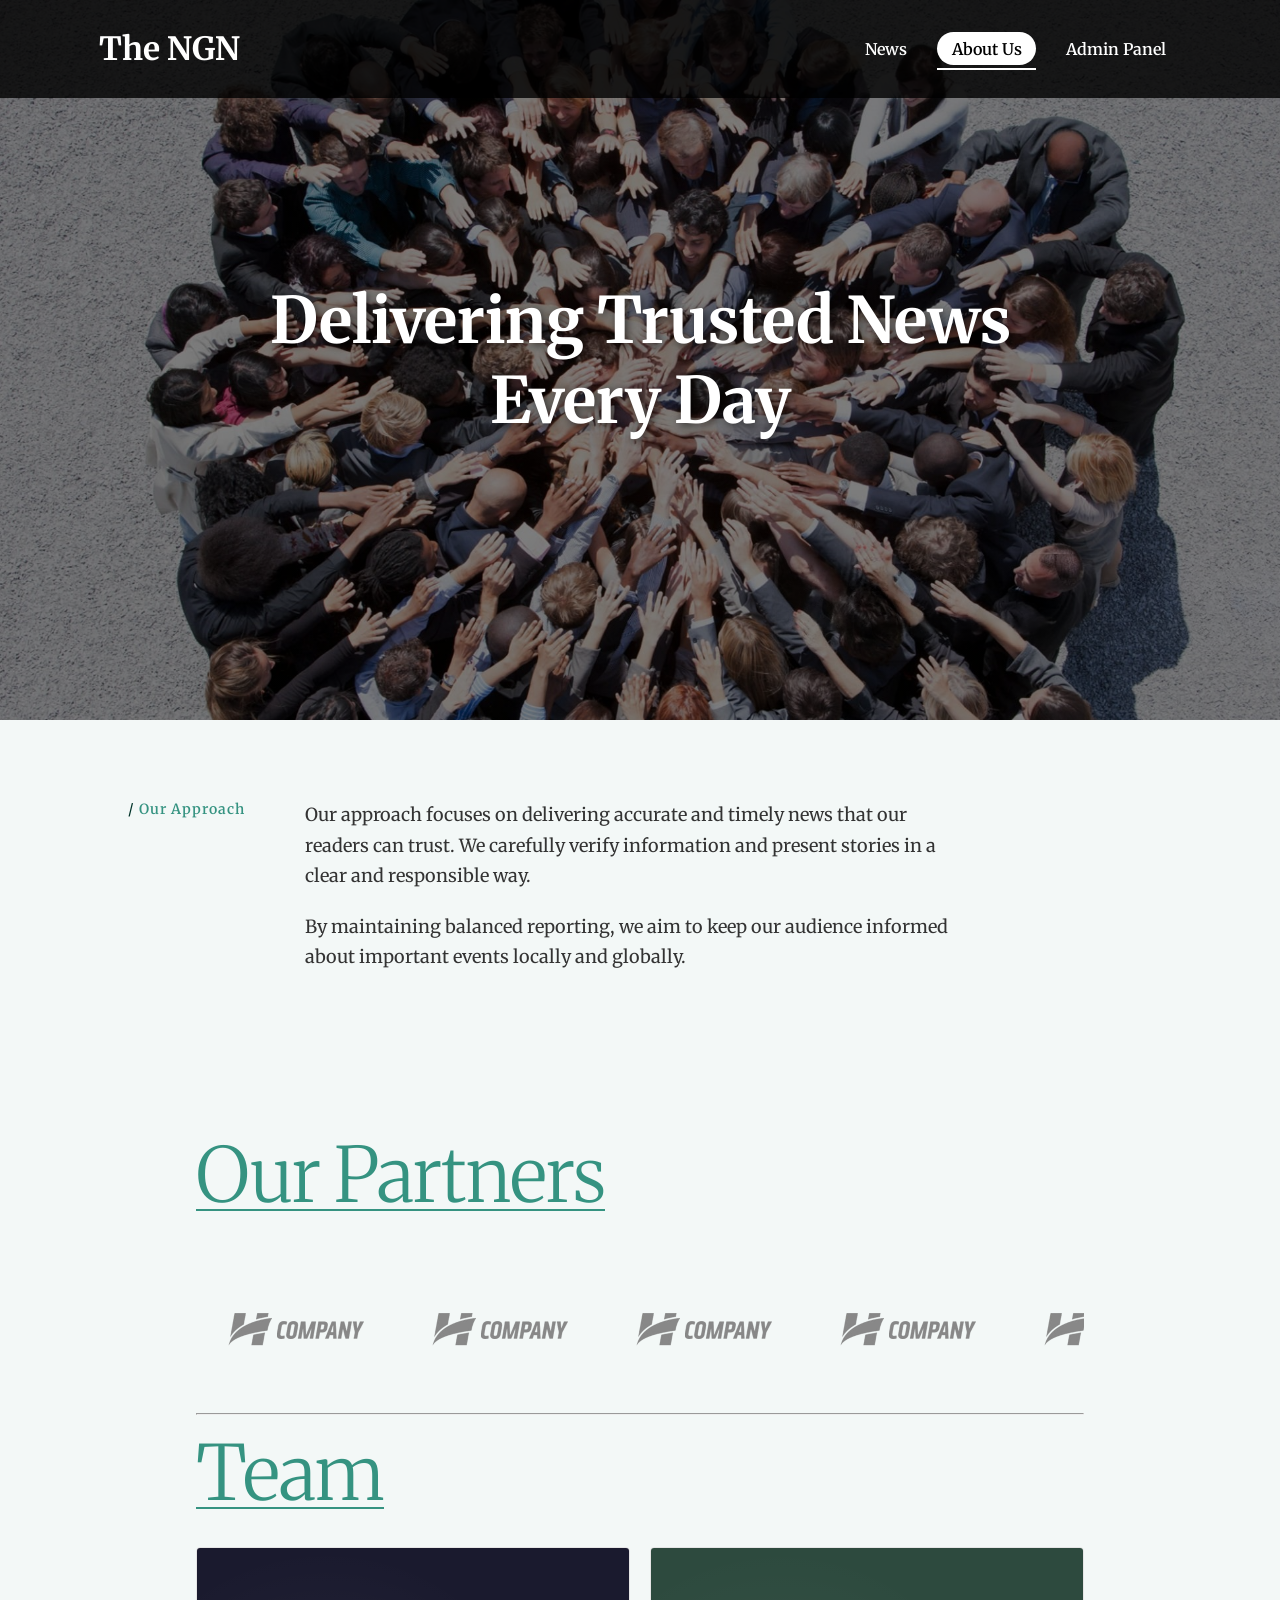
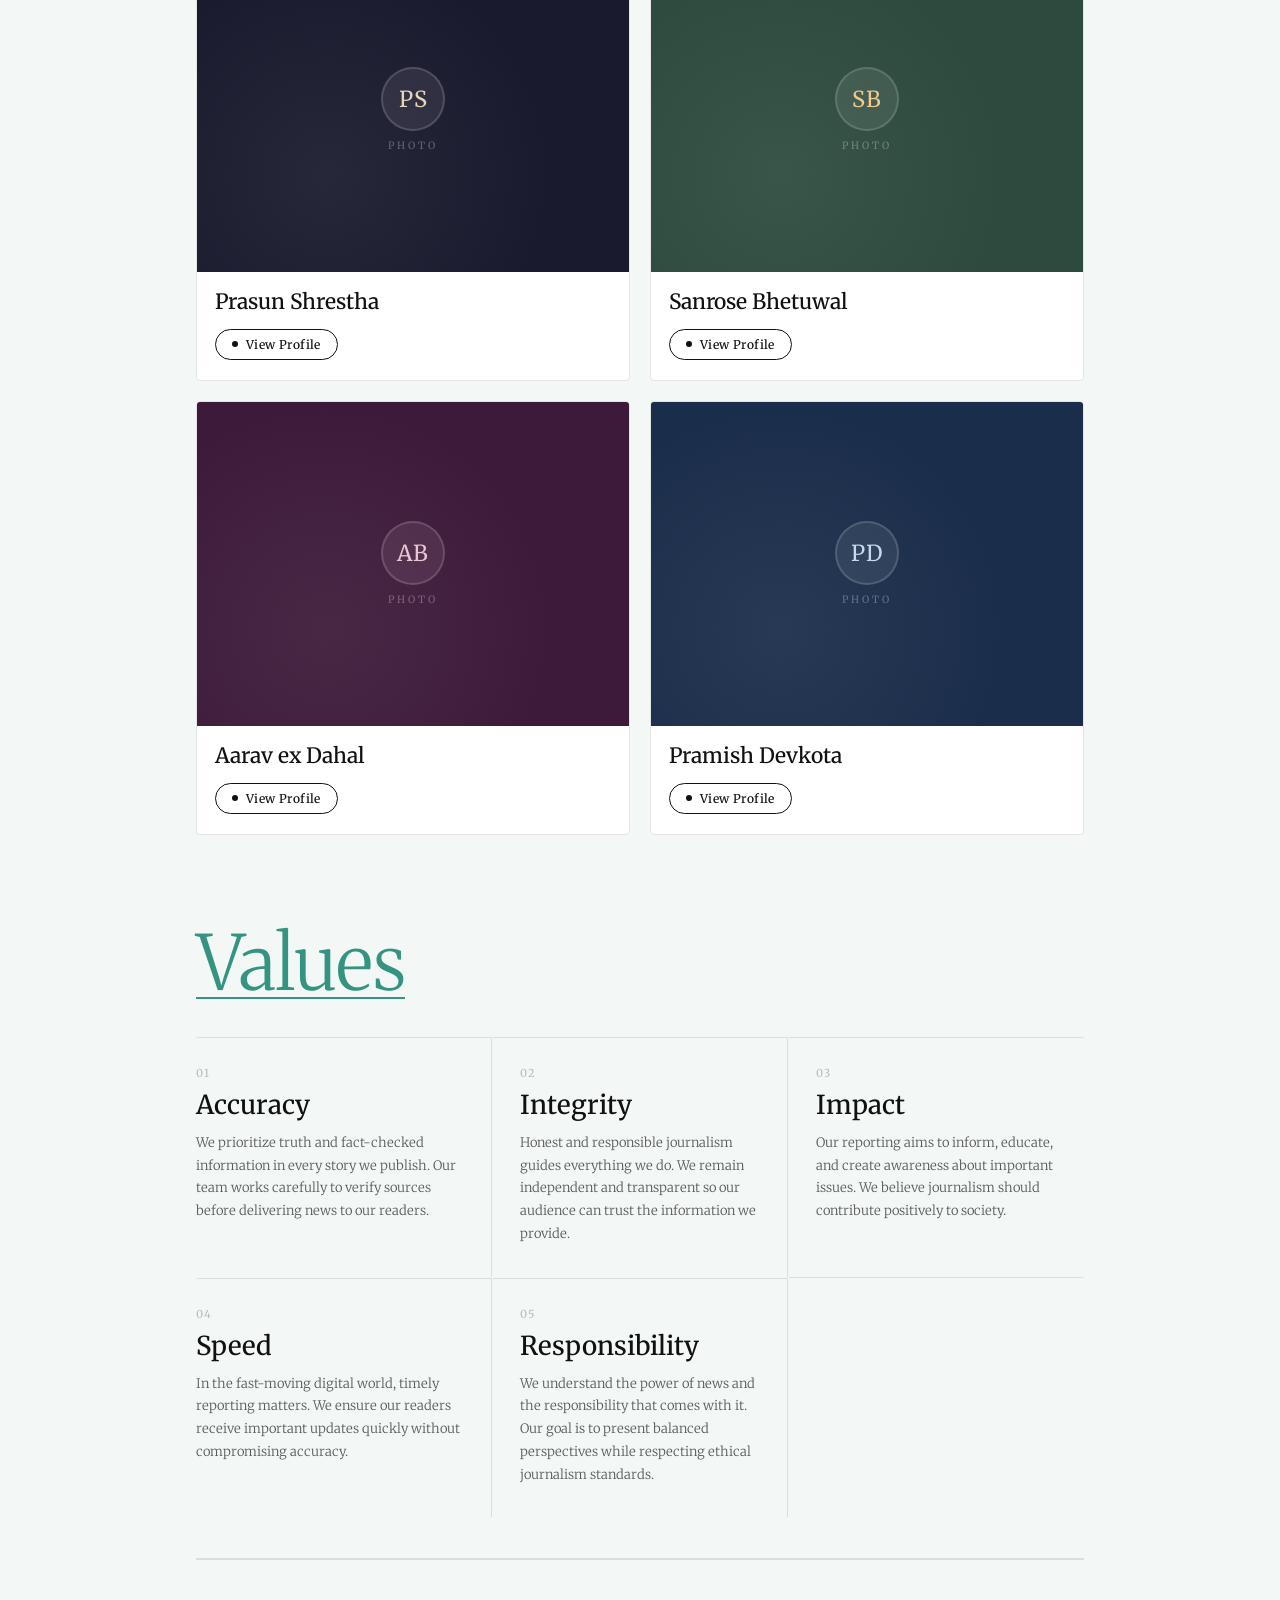
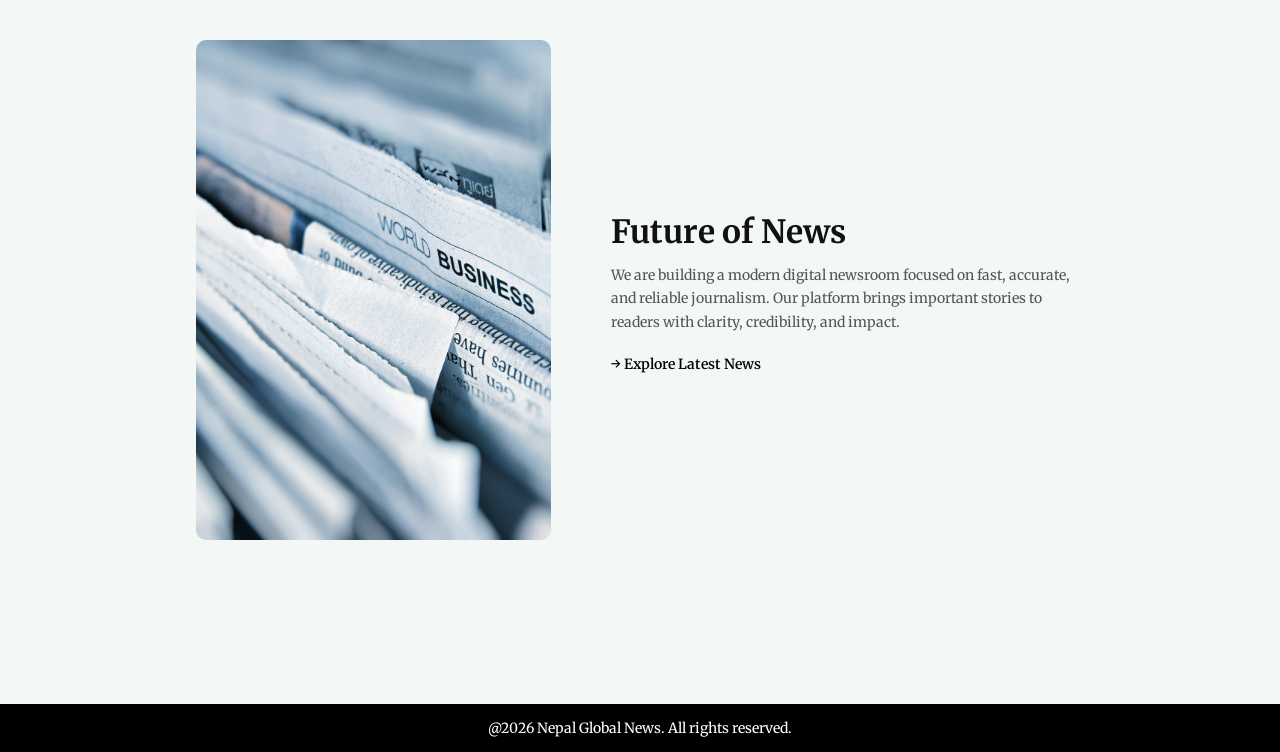
<file: html/About.html>
<!doctype html>
<html lang="en">
  <head>
    <meta charset="UTF-8" />
    <meta name="viewport" content="width=device-width, initial-scale=1.0" />
    <title>The NGN - About</title>
    <link rel="stylesheet" href="../css/About.css" />

    <style>
      @media (max-width: 768px) {
        .future-container {
          flex-direction: column;
          text-align: center;
          gap: 30px !important;
        }

        .future-container img {
          width: 100% !important;
          height: auto !important;
          max-width: 320px;
        }
      }
    </style>
  </head>
  <body>
    <!-- Navbar -->
    <header>
      <a href="/index.html">
        <h2 class="logo">The NGN</h2>
      </a>
      <nav class="navigation">
        <a href="../html/Article.html">News</a>
        <a class="active" href="../html/About.html">About Us</a>
        <a href="../html/Admin.html">Admin Panel</a>
      </nav>
      <div class="hamburger">
        <span></span>
        <span></span>
        <span></span>
      </div>
    </header>

    <section class="about-hero">
      <h1>Delivering Trusted News<br />Every Day</h1>
    </section>

    <section class="approach">
      <div class="approach-container">
        <div class="approach-title"><span>/</span> Our Approach</div>

        <div class="approach-text">
          <p>
            Our approach focuses on delivering accurate and timely news that our
            readers can trust. We carefully verify information and present
            stories in a clear and responsible way.
          </p>

          <p>
            By maintaining balanced reporting, we aim to keep our audience
            informed about important events locally and globally.
          </p>
        </div>
      </div>
    </section>

    <div class="page-wrapper">
      <h1 class="section-title underlined">Our Partners</h1>
      <div class="logos">
        <div class="logo_items">
          <img src="../Assets/About/company.png" />
          <img src="../Assets/About/company.png" />
          <img src="../Assets/About/company.png" />
          <img src="../Assets/About/company.png" />
          <img src="../Assets/About/company.png" />
          <img src="../Assets/About/company.png" />
          <img src="../Assets/About/company.png" />
          <img src="../Assets/About/company.png" />
          <img src="../Assets/About/company.png" />
          <img src="../Assets/About/company.png" />
          <img src="../Assets/About/company.png" />
          <img src="../Assets/About/company.png" />
          <img src="../Assets/About/company.png" />
          <img src="../Assets/About/company.png" />
          <img src="../Assets/About/company.png" />
          <img src="../Assets/About/company.png" />
          <img src="../Assets/About/company.png" />
          <img src="../Assets/About/company.png" />
          <img src="../Assets/About/company.png" />
          <img src="../Assets/About/company.png" />
          <img src="../Assets/About/company.png" />
          <img src="../Assets/About/company.png" />
          <img src="../Assets/About/company.png" />
          <img src="../Assets/About/company.png" />
          <img src="../Assets/About/company.png" />
        </div>
        <div class="logo_items">
          <img src="../Assets/About/company.png" />
          <img src="../Assets/About/company.png" />
          <img src="../Assets/About/company.png" />
          <img src="../Assets/About/company.png" />
          <img src="../Assets/About/company.png" />
          <img src="../Assets/About/company.png" />
          <img src="../Assets/About/company.png" />
          <img src="../Assets/About/company.png" />
          <img src="../Assets/About/company.png" />
          <img src="../Assets/About/company.png" />
          <img src="../Assets/About/company.png" />
          <img src="../Assets/About/company.png" />
          <img src="../Assets/About/company.png" />
          <img src="../Assets/About/company.png" />
          <img src="../Assets/About/company.png" />
          <img src="../Assets/About/company.png" />
          <img src="../Assets/About/company.png" />
          <img src="../Assets/About/company.png" />
          <img src="../Assets/About/company.png" />
          <img src="../Assets/About/company.png" />
          <img src="../Assets/About/company.png" />
          <img src="../Assets/About/company.png" />
          <img src="../Assets/About/company.png" />
          <img src="../Assets/About/company.png" />
          <img src="../Assets/About/company.png" />
        </div>
      </div>

      <hr />
      <br />

      <section class="team-section">
        <h1 class="section-title underlined">Team</h1>

        <div class="team-grid">
          <div class="card">
            <div class="card-image">
              <div class="avatar-circle">
                <span class="avatar-initials">PS</span>
              </div>
              <span class="avatar-label">photo</span>
            </div>
            <div class="card-body">
              <h3 class="card-name">Prasun Shrestha</h3>
              <a href="#" class="card-btn">
                <span class="btn-dot"></span>
                View Profile
              </a>
            </div>
          </div>

          <div class="card">
            <div class="card-image">
              <div class="avatar-circle">
                <span class="avatar-initials">SB</span>
              </div>
              <span class="avatar-label">photo</span>
            </div>
            <div class="card-body">
              <h3 class="card-name">Sanrose Bhetuwal</h3>
              <a href="#" class="card-btn">
                <span class="btn-dot"></span>
                View Profile
              </a>
            </div>
          </div>

          <div class="card">
            <div class="card-image">
              <div class="avatar-circle">
                <span class="avatar-initials">AB</span>
              </div>
              <span class="avatar-label">photo</span>
            </div>
            <div class="card-body">
              <h3 class="card-name">Aarav ex Dahal</h3>
              <a href="#" class="card-btn">
                <span class="btn-dot"></span>
                View Profile
              </a>
            </div>
          </div>

          <div class="card">
            <div class="card-image">
              <div class="avatar-circle">
                <span class="avatar-initials">PD</span>
              </div>
              <span class="avatar-label">photo</span>
            </div>
            <div class="card-body">
              <h3 class="card-name">Pramish Devkota</h3>
              <a href="#" class="card-btn">
                <span class="btn-dot"></span>
                View Profile
              </a>
            </div>
          </div>
        </div>
      </section>

      <section class="values-section">
        <h2 class="section-title underlined">Values</h2>

        <div class="values-grid">
          <div class="value-item">
            <p class="value-num">01</p>
            <h3 class="value-title">Accuracy</h3>
            <p class="value-desc">
              We prioritize truth and fact-checked information in every story we
              publish. Our team works carefully to verify sources before
              delivering news to our readers.
            </p>
          </div>

          <div class="value-item">
            <p class="value-num">02</p>
            <h3 class="value-title">Integrity</h3>
            <p class="value-desc">
              Honest and responsible journalism guides everything we do. We
              remain independent and transparent so our audience can trust the
              information we provide.
            </p>
          </div>

          <div class="value-item">
            <p class="value-num">03</p>
            <h3 class="value-title">Impact</h3>
            <p class="value-desc">
              Our reporting aims to inform, educate, and create awareness about
              important issues. We believe journalism should contribute
              positively to society.
            </p>
          </div>

          <div class="value-item">
            <p class="value-num">04</p>
            <h3 class="value-title">Speed</h3>
            <p class="value-desc">
              In the fast-moving digital world, timely reporting matters. We
              ensure our readers receive important updates quickly without
              compromising accuracy.
            </p>
          </div>

          <div class="value-item">
            <p class="value-num">05</p>
            <h3 class="value-title">Responsibility</h3>
            <p class="value-desc">
              We understand the power of news and the responsibility that comes
              with it. Our goal is to present balanced perspectives while
              respecting ethical journalism standards.
            </p>
          </div>
        </div>
      </section>

      <section style="padding: 80px 0%">
        <div
          class="future-container"
          style="
            display: flex;
            align-items: center;
            gap: 60px;
            max-width: 1000px;
            margin: auto;
          "
        >
          <div style="width: 100%">
            <img
              src="../Assets/ArticlePage/Newspaper.jpg"
              alt="Future of News"
              style="
                width: 100%;
                height: 500px;
                object-fit: cover;
                border-radius: 10px;
              "
            />
          </div>

          <div style="max-width: 500px">
            <h2 style="font-size: 32px; color: #111; margin-bottom: 12px">
              Future of News
            </h2>

            <p
              style="
                font-size: 14px;
                color: #555;
                line-height: 1.7;
                margin-bottom: 18px;
              "
            >
              We are building a modern digital newsroom focused on fast,
              accurate, and reliable journalism. Our platform brings important
              stories to readers with clarity, credibility, and impact.
            </p>

            <a
              href="Article.html"
              style="
                font-size: 14px;
                font-weight: 600;
                text-decoration: none;
                color: #000;
              "
            >
              → Explore Latest News
            </a>
          </div>
        </div>
      </section>
    </div>

    <footer class="site-footer">
      <p>@2026 Nepal Global News. All rights reserved.</p>
    </footer>

    <script src="../js/About.js"></script>
  </body>
</html>
</file>
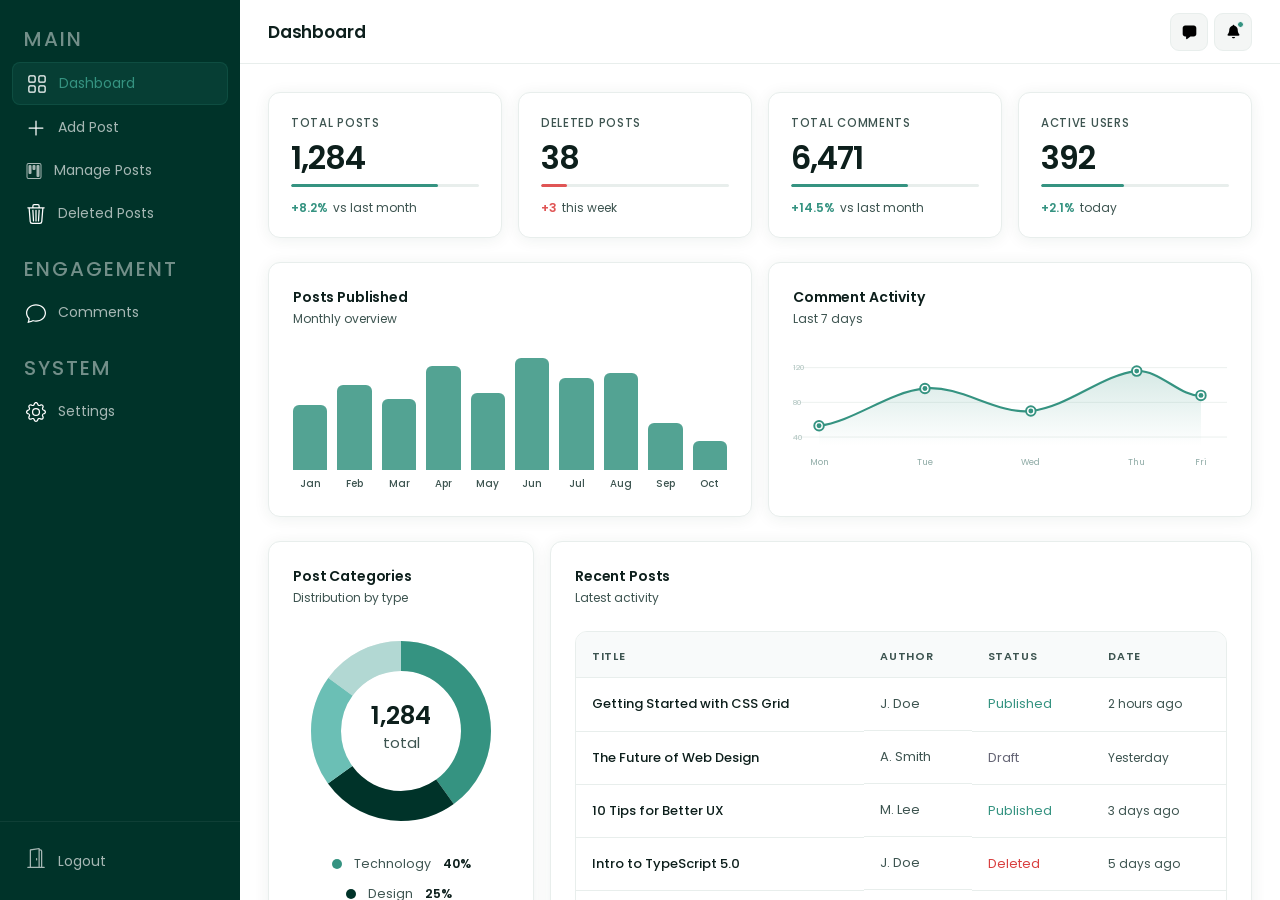
<file: html/Admin.html>
<!doctype html>
<html lang="en">
  <head>
    <meta charset="UTF-8" />
    <meta name="viewport" content="width=device-width, initial-scale=1.0" />
    <title>Admin Panel</title>
    <link rel="stylesheet" href="../css/Admin.css" />
    <script src="../js/Admin.js"></script>
  </head>
  <body>
    <div class="overlay" id="overlay" onclick="closeSidebar()"></div>

    <div class="layout">
      <!-- SIDEBAR -->
      <aside class="sidebar" id="sidebar">
        <nav class="sidebar-nav">
          <div class="nav-label" style="margin-top: 4px">Main</div>

          <button class="nav-item active">
            <span class="nav-icon">
              <svg
                xmlns="http://www.w3.org/2000/svg"
                width="16"
                height="16"
                fill="currentColor"
                class="bi bi-grid"
                viewBox="0 0 16 16"
              >
                <path
                  d="M1 2.5A1.5 1.5 0 0 1 2.5 1h3A1.5 1.5 0 0 1 7 2.5v3A1.5 1.5 0 0 1 5.5 7h-3A1.5 1.5 0 0 1 1 5.5zM2.5 2a.5.5 0 0 0-.5.5v3a.5.5 0 0 0 .5.5h3a.5.5 0 0 0 .5-.5v-3a.5.5 0 0 0-.5-.5zm6.5.5A1.5 1.5 0 0 1 10.5 1h3A1.5 1.5 0 0 1 15 2.5v3A1.5 1.5 0 0 1 13.5 7h-3A1.5 1.5 0 0 1 9 5.5zm1.5-.5a.5.5 0 0 0-.5.5v3a.5.5 0 0 0 .5.5h3a.5.5 0 0 0 .5-.5v-3a.5.5 0 0 0-.5-.5zM1 10.5A1.5 1.5 0 0 1 2.5 9h3A1.5 1.5 0 0 1 7 10.5v3A1.5 1.5 0 0 1 5.5 15h-3A1.5 1.5 0 0 1 1 13.5zm1.5-.5a.5.5 0 0 0-.5.5v3a.5.5 0 0 0 .5.5h3a.5.5 0 0 0 .5-.5v-3a.5.5 0 0 0-.5-.5zm6.5.5A1.5 1.5 0 0 1 10.5 9h3a1.5 1.5 0 0 1 1.5 1.5v3a1.5 1.5 0 0 1-1.5 1.5h-3A1.5 1.5 0 0 1 9 13.5zm1.5-.5a.5.5 0 0 0-.5.5v3a.5.5 0 0 0 .5.5h3a.5.5 0 0 0 .5-.5v-3a.5.5 0 0 0-.5-.5z"
                />
              </svg>
            </span>
            Dashboard
          </button>

          <button class="nav-item">
            <span class="nav-icon">
              <svg
                xmlns="http://www.w3.org/2000/svg"
                width="16"
                height="16"
                fill="currentColor"
                class="bi bi-plus-lg"
                viewBox="0 0 16 16"
              >
                <path
                  fill-rule="evenodd"
                  d="M8 2a.5.5 0 0 1 .5.5v5h5a.5.5 0 0 1 0 1h-5v5a.5.5 0 0 1-1 0v-5h-5a.5.5 0 0 1 0-1h5v-5A.5.5 0 0 1 8 2"
                />
              </svg>
            </span>
            Add Post
          </button>

          <button class="nav-item">
            <svg
              xmlns="http://www.w3.org/2000/svg"
              width="16"
              height="16"
              fill="currentColor"
              class="bi bi-kanban"
              viewBox="0 0 16 16"
            >
              <path
                d="M13.5 1a1 1 0 0 1 1 1v12a1 1 0 0 1-1 1h-11a1 1 0 0 1-1-1V2a1 1 0 0 1 1-1zm-11-1a2 2 0 0 0-2 2v12a2 2 0 0 0 2 2h11a2 2 0 0 0 2-2V2a2 2 0 0 0-2-2z"
              />
              <path
                d="M6.5 3a1 1 0 0 1 1-1h1a1 1 0 0 1 1 1v3a1 1 0 0 1-1 1h-1a1 1 0 0 1-1-1zm-4 0a1 1 0 0 1 1-1h1a1 1 0 0 1 1 1v7a1 1 0 0 1-1 1h-1a1 1 0 0 1-1-1zm8 0a1 1 0 0 1 1-1h1a1 1 0 0 1 1 1v10a1 1 0 0 1-1 1h-1a1 1 0 0 1-1-1z"
              />
            </svg>
            Manage Posts
          </button>

          <button class="nav-item">
            <span class="nav-icon">
              <svg
                xmlns="http://www.w3.org/2000/svg"
                width="16"
                height="16"
                fill="currentColor"
                class="bi bi-trash3"
                viewBox="0 0 16 16"
              >
                <path
                  d="M6.5 1h3a.5.5 0 0 1 .5.5v1H6v-1a.5.5 0 0 1 .5-.5M11 2.5v-1A1.5 1.5 0 0 0 9.5 0h-3A1.5 1.5 0 0 0 5 1.5v1H1.5a.5.5 0 0 0 0 1h.538l.853 10.66A2 2 0 0 0 4.885 16h6.23a2 2 0 0 0 1.994-1.84l.853-10.66h.538a.5.5 0 0 0 0-1zm1.958 1-.846 10.58a1 1 0 0 1-.997.92h-6.23a1 1 0 0 1-.997-.92L3.042 3.5zm-7.487 1a.5.5 0 0 1 .528.47l.5 8.5a.5.5 0 0 1-.998.06L5 5.03a.5.5 0 0 1 .47-.53Zm5.058 0a.5.5 0 0 1 .47.53l-.5 8.5a.5.5 0 1 1-.998-.06l.5-8.5a.5.5 0 0 1 .528-.47M8 4.5a.5.5 0 0 1 .5.5v8.5a.5.5 0 0 1-1 0V5a.5.5 0 0 1 .5-.5"
                />
              </svg>
            </span>
            Deleted Posts
          </button>

          <div class="nav-label" style="margin-top: 20px">Engagement</div>

          <button class="nav-item">
            <span class="nav-icon">
              <svg
                xmlns="http://www.w3.org/2000/svg"
                width="16"
                height="16"
                fill="currentColor"
                class="bi bi-chat"
                viewBox="0 0 16 16"
              >
                <path
                  d="M2.678 11.894a1 1 0 0 1 .287.801 11 11 0 0 1-.398 2c1.395-.323 2.247-.697 2.634-.893a1 1 0 0 1 .71-.074A8 8 0 0 0 8 14c3.996 0 7-2.807 7-6s-3.004-6-7-6-7 2.808-7 6c0 1.468.617 2.83 1.678 3.894m-.493 3.905a22 22 0 0 1-.713.129c-.2.032-.352-.176-.273-.362a10 10 0 0 0 .244-.637l.003-.01c.248-.72.45-1.548.524-2.319C.743 11.37 0 9.76 0 8c0-3.866 3.582-7 8-7s8 3.134 8 7-3.582 7-8 7a9 9 0 0 1-2.347-.306c-.52.263-1.639.742-3.468 1.105"
                />
              </svg>
            </span>
            Comments
          </button>

          <div class="nav-label" style="margin-top: 20px">System</div>

          <button class="nav-item">
            <span class="nav-icon">
              <svg
                xmlns="http://www.w3.org/2000/svg"
                width="16"
                height="16"
                fill="currentColor"
                class="bi bi-gear"
                viewBox="0 0 16 16"
              >
                <path
                  d="M8 4.754a3.246 3.246 0 1 0 0 6.492 3.246 3.246 0 0 0 0-6.492M5.754 8a2.246 2.246 0 1 1 4.492 0 2.246 2.246 0 0 1-4.492 0"
                />
                <path
                  d="M9.796 1.343c-.527-1.79-3.065-1.79-3.592 0l-.094.319a.873.873 0 0 1-1.255.52l-.292-.16c-1.64-.892-3.433.902-2.54 2.541l.159.292a.873.873 0 0 1-.52 1.255l-.319.094c-1.79.527-1.79 3.065 0 3.592l.319.094a.873.873 0 0 1 .52 1.255l-.16.292c-.892 1.64.901 3.434 2.541 2.54l.292-.159a.873.873 0 0 1 1.255.52l.094.319c.527 1.79 3.065 1.79 3.592 0l.094-.319a.873.873 0 0 1 1.255-.52l.292.16c1.64.893 3.434-.902 2.54-2.541l-.159-.292a.873.873 0 0 1 .52-1.255l.319-.094c1.79-.527 1.79-3.065 0-3.592l-.319-.094a.873.873 0 0 1-.52-1.255l.16-.292c.893-1.64-.902-3.433-2.541-2.54l-.292.159a.873.873 0 0 1-1.255-.52zm-2.633.283c.246-.835 1.428-.835 1.674 0l.094.319a1.873 1.873 0 0 0 2.693 1.115l.291-.16c.764-.415 1.6.42 1.184 1.185l-.159.292a1.873 1.873 0 0 0 1.116 2.692l.318.094c.835.246.835 1.428 0 1.674l-.319.094a1.873 1.873 0 0 0-1.115 2.693l.16.291c.415.764-.42 1.6-1.185 1.184l-.291-.159a1.873 1.873 0 0 0-2.693 1.116l-.094.318c-.246.835-1.428.835-1.674 0l-.094-.319a1.873 1.873 0 0 0-2.692-1.115l-.292.16c-.764.415-1.6-.42-1.184-1.185l.159-.291A1.873 1.873 0 0 0 1.945 8.93l-.319-.094c-.835-.246-.835-1.428 0-1.674l.319-.094A1.873 1.873 0 0 0 3.06 4.377l-.16-.292c-.415-.764.42-1.6 1.185-1.184l.292.159a1.873 1.873 0 0 0 2.692-1.115z"
                />
              </svg>
            </span>
            Settings
          </button>
        </nav>

        <div class="sidebar-footer">
          <a href="HomePage.html">
          <button class="logout-btn">
            <span class="nav-icon">
              <svg
                xmlns="http://www.w3.org/2000/svg"
                width="16"
                height="16"
                fill="currentColor"
                class="bi bi-door-open"
                viewBox="0 0 16 16"
              >
                <path
                  d="M8.5 10c-.276 0-.5-.448-.5-1s.224-1 .5-1 .5.448.5 1-.224 1-.5 1"
                />
                <path
                  d="M10.828.122A.5.5 0 0 1 11 .5V1h.5A1.5 1.5 0 0 1 13 2.5V15h1.5a.5.5 0 0 1 0 1h-13a.5.5 0 0 1 0-1H3V1.5a.5.5 0 0 1 .43-.495l7-1a.5.5 0 0 1 .398.117M11.5 2H11v13h1V2.5a.5.5 0 0 0-.5-.5M4 1.934V15h6V1.077z"
                />
              </svg>
            </span>
            Logout
          </button>
          </a>
        </div>
      </aside>

      <!-- MAIN -->
      <div class="main">
        <!-- HEADER -->
        <header class="header">
          <button class="hamburger" onclick="openSidebar()" aria-label="Menu">
            <span></span><span></span><span></span>
          </button>
          <span class="page-title" id="pageTitle">Dashboard</span>
          <div class="header-right">
            <button class="icon-btn" title="Messages">
              <svg xmlns="http://www.w3.org/2000/svg" viewBox="0 0 640 640">
                <path
                  d="M64 416L64 192C64 139 107 96 160 96L480 96C533 96 576 139 576 192L576 416C576 469 533 512 480 512L360 512C354.8 512 349.8 513.7 345.6 516.8L230.4 603.2C226.2 606.3 221.2 608 216 608C202.7 608 192 597.3 192 584L192 512L160 512C107 512 64 469 64 416z"
                />
              </svg>
            </button>
            <button class="icon-btn" title="Notifications">
              <svg xmlns="http://www.w3.org/2000/svg" viewBox="0 0 640 640">
                <path
                  d="M320 64C302.3 64 288 78.3 288 96L288 99.2C215 114 160 178.6 160 256L160 277.7C160 325.8 143.6 372.5 113.6 410.1L103.8 422.3C98.7 428.6 96 436.4 96 444.5C96 464.1 111.9 480 131.5 480L508.4 480C528 480 543.9 464.1 543.9 444.5C543.9 436.4 541.2 428.6 536.1 422.3L526.3 410.1C496.4 372.5 480 325.8 480 277.7L480 256C480 178.6 425 114 352 99.2L352 96C352 78.3 337.7 64 320 64zM258 528C265.1 555.6 290.2 576 320 576C349.8 576 374.9 555.6 382 528L258 528z"
                />
              </svg>
              <span class="dot"></span>
            </button>
          </div>
        </header>

        <!-- CONTENT -->
        <div class="content">
          <!-- STAT CARDS -->
          <div class="stats-grid">
            <div class="stat-card">
              <div class="stat-label">Total Posts</div>
              <div class="stat-value">1,284</div>
              <div class="stat-bar">
                <div class="stat-bar-fill" style="width: 78%"></div>
              </div>
              <div class="stat-footer">
                <span class="stat-change up">+8.2%</span> vs last month
              </div>
            </div>
            <div class="stat-card">
              <div class="stat-label">Deleted Posts</div>
              <div class="stat-value">38</div>
              <div class="stat-bar">
                <div
                  class="stat-bar-fill"
                  style="width: 14%; background: #e05555"
                ></div>
              </div>
              <div class="stat-footer">
                <span class="stat-change down">+3</span> this week
              </div>
            </div>
            <div class="stat-card">
              <div class="stat-label">Total Comments</div>
              <div class="stat-value">6,471</div>
              <div class="stat-bar">
                <div class="stat-bar-fill" style="width: 62%"></div>
              </div>
              <div class="stat-footer">
                <span class="stat-change up">+14.5%</span> vs last month
              </div>
            </div>
            <div class="stat-card">
              <div class="stat-label">Active Users</div>
              <div class="stat-value">392</div>
              <div class="stat-bar">
                <div class="stat-bar-fill" style="width: 44%"></div>
              </div>
              <div class="stat-footer">
                <span class="stat-change up">+2.1%</span> today
              </div>
            </div>
          </div>

          <!-- CHARTS ROW -->
          <div class="charts-row">
            <!-- BAR CHART -->
            <div class="chart-card">
              <div class="chart-header">
                <div>
                  <div class="chart-title">Posts Published</div>
                  <div class="chart-subtitle">Monthly overview</div>
                </div>
              </div>

              <div class="bar-chart">
                <div class="bar-group">
                  <div class="bar-wrap">
                    <div
                      class="bar"
                      style="height: 55%; animation-delay: 0.05s"
                    ></div>
                  </div>
                  <div class="bar-label">Jan</div>
                </div>

                <div class="bar-group">
                  <div class="bar-wrap">
                    <div
                      class="bar"
                      style="height: 72%; animation-delay: 0.1s"
                    ></div>
                  </div>
                  <div class="bar-label">Feb</div>
                </div>

                <div class="bar-group">
                  <div class="bar-wrap">
                    <div
                      class="bar"
                      style="height: 60%; animation-delay: 0.15s"
                    ></div>
                  </div>
                  <div class="bar-label">Mar</div>
                </div>

                <div class="bar-group">
                  <div class="bar-wrap">
                    <div
                      class="bar"
                      style="height: 88%; animation-delay: 0.2s"
                    ></div>
                  </div>
                  <div class="bar-label">Apr</div>
                </div>

                <div class="bar-group">
                  <div class="bar-wrap">
                    <div
                      class="bar"
                      style="height: 65%; animation-delay: 0.25s"
                    ></div>
                  </div>
                  <div class="bar-label">May</div>
                </div>

                <div class="bar-group">
                  <div class="bar-wrap">
                    <div
                      class="bar"
                      style="height: 95%; animation-delay: 0.3s"
                    ></div>
                  </div>
                  <div class="bar-label">Jun</div>
                </div>

                <div class="bar-group">
                  <div class="bar-wrap">
                    <div
                      class="bar"
                      style="height: 78%; animation-delay: 0.35s"
                    ></div>
                  </div>
                  <div class="bar-label">Jul</div>
                </div>

                <div class="bar-group">
                  <div class="bar-wrap">
                    <div
                      class="bar"
                      style="height: 82%; animation-delay: 0.4s"
                    ></div>
                  </div>
                  <div class="bar-label">Aug</div>
                </div>

                <div class="bar-group">
                  <div class="bar-wrap">
                    <div
                      class="bar"
                      style="height: 40%; animation-delay: 0.45s"
                    ></div>
                  </div>
                  <div class="bar-label">Sep</div>
                </div>

                <div class="bar-group">
                  <div class="bar-wrap">
                    <div
                      class="bar"
                      style="height: 25%; animation-delay: 0.5s"
                    ></div>
                  </div>
                  <div class="bar-label">Oct</div>
                </div>
              </div>
            </div>

            <!-- LINE CHART -->
            <div class="chart-card">
              <div class="chart-header">
                <div>
                  <div class="chart-title">Comment Activity</div>
                  <div class="chart-subtitle">Last 7 days</div>
                </div>
              </div>
              <div class="line-chart-wrap">
                <svg viewBox="0 0 500 160" preserveAspectRatio="xMidYMid meet">
                  <defs>
                    <linearGradient id="lineGrad" x1="0" y1="0" x2="0" y2="1">
                      <stop
                        offset="0%"
                        stop-color="#359381"
                        stop-opacity="0.2"
                      />
                      <stop
                        offset="100%"
                        stop-color="#359381"
                        stop-opacity="0"
                      />
                    </linearGradient>
                  </defs>

                  <!-- Grid lines full width -->
                  <line
                    x1="0"
                    y1="18"
                    x2="500"
                    y2="18"
                    stroke="#e8eeec"
                    stroke-width="1"
                  />
                  <line
                    x1="0"
                    y1="58"
                    x2="500"
                    y2="58"
                    stroke="#e8eeec"
                    stroke-width="1"
                  />
                  <line
                    x1="0"
                    y1="98"
                    x2="500"
                    y2="98"
                    stroke="#e8eeec"
                    stroke-width="1"
                  />

                  <!-- Y labels -->
                  <text x="0" y="21" font-size="9" fill="#b0c4c0">120</text>
                  <text x="0" y="61" font-size="9" fill="#b0c4c0">80</text>
                  <text x="0" y="101" font-size="9" fill="#b0c4c0">40</text>

                  <!-- Area fill -->
                  <path
                    d="M30,85 C70,80 110,46 152,42 C194,38 234,72 274,68 C318,63 356,26 396,22 C422,20 448,53 470,50 L470,108 L30,108 Z"
                    fill="url(#lineGrad)"
                  />

                  <!-- Line -->
                  <path
                    d="M30,85 C70,80 110,46 152,42 C194,38 234,72 274,68 C318,63 356,26 396,22 C422,20 448,53 470,50"
                    fill="none"
                    stroke="#359381"
                    stroke-width="2.5"
                    stroke-linecap="round"
                    stroke-linejoin="round"
                  />

                  <!-- Dots -->
                  <circle
                    cx="30"
                    cy="85"
                    r="5.5"
                    fill="white"
                    stroke="#359381"
                    stroke-width="2.2"
                  />
                  <circle cx="30" cy="85" r="2.8" fill="#359381" />

                  <circle
                    cx="152"
                    cy="42"
                    r="5.5"
                    fill="white"
                    stroke="#359381"
                    stroke-width="2.2"
                  />
                  <circle cx="152" cy="42" r="2.8" fill="#359381" />

                  <circle
                    cx="274"
                    cy="68"
                    r="5.5"
                    fill="white"
                    stroke="#359381"
                    stroke-width="2.2"
                  />
                  <circle cx="274" cy="68" r="2.8" fill="#359381" />

                  <circle
                    cx="396"
                    cy="22"
                    r="5.5"
                    fill="white"
                    stroke="#359381"
                    stroke-width="2.2"
                  />
                  <circle cx="396" cy="22" r="2.8" fill="#359381" />

                  <circle
                    cx="470"
                    cy="50"
                    r="5.5"
                    fill="white"
                    stroke="#359381"
                    stroke-width="2.2"
                  />
                  <circle cx="470" cy="50" r="2.8" fill="#359381" />

                  <!-- X labels centred under dots -->
                  <text
                    x="30"
                    y="130"
                    font-size="10"
                    fill="#8faba6"
                    text-anchor="middle"
                  >
                    Mon
                  </text>
                  <text
                    x="152"
                    y="130"
                    font-size="10"
                    fill="#8faba6"
                    text-anchor="middle"
                  >
                    Tue
                  </text>
                  <text
                    x="274"
                    y="130"
                    font-size="10"
                    fill="#8faba6"
                    text-anchor="middle"
                  >
                    Wed
                  </text>
                  <text
                    x="396"
                    y="130"
                    font-size="10"
                    fill="#8faba6"
                    text-anchor="middle"
                  >
                    Thu
                  </text>
                  <text
                    x="470"
                    y="130"
                    font-size="10"
                    fill="#8faba6"
                    text-anchor="middle"
                  >
                    Fri
                  </text>
                </svg>
              </div>
            </div>
          </div>

          <!-- BOTTOM ROW -->
          <div class="bottom-row">
            <!-- PIE CHART -->
            <div class="chart-card">
              <div class="chart-header">
                <div>
                  <div class="chart-title">Post Categories</div>
                  <div class="chart-subtitle">Distribution by type</div>
                </div>
              </div>

              <div class="pie-wrap">
                <svg class="pie-svg" viewBox="0 0 120 120">
                  <!-- base circle -->
                  <circle
                    cx="60"
                    cy="60"
                    r="45"
                    fill="none"
                    stroke="#e8eeec"
                    stroke-width="18"
                  />

                  <!-- Technology 40% -->
                  <circle
                    cx="60"
                    cy="60"
                    r="45"
                    fill="none"
                    stroke="#359381"
                    stroke-width="18"
                    stroke-dasharray="113 283"
                    stroke-dashoffset="0"
                    transform="rotate(-90 60 60)"
                  />

                  <!-- Design 25% -->
                  <circle
                    cx="60"
                    cy="60"
                    r="45"
                    fill="none"
                    stroke="#003329"
                    stroke-width="18"
                    stroke-dasharray="70.7 283"
                    stroke-dashoffset="-113"
                    transform="rotate(-90 60 60)"
                  />

                  <!-- Business 20% -->
                  <circle
                    cx="60"
                    cy="60"
                    r="45"
                    fill="none"
                    stroke="#6bbfb5"
                    stroke-width="18"
                    stroke-dasharray="56.5 283"
                    stroke-dashoffset="-183.7"
                    transform="rotate(-90 60 60)"
                  />

                  <!-- Other 15% -->
                  <circle
                    cx="60"
                    cy="60"
                    r="45"
                    fill="none"
                    stroke="#b2d8d3"
                    stroke-width="18"
                    stroke-dasharray="42.4 283"
                    stroke-dashoffset="-240"
                    transform="rotate(-90 60 60)"
                  />

                  <!-- center -->
                  <circle cx="60" cy="60" r="32" fill="white" />

                  <text
                    x="60"
                    y="56"
                    text-anchor="middle"
                    font-size="15"
                    font-weight="600"
                    fill="#0d1f1c"
                  >
                    1,284
                  </text>

                  <text
                    x="60"
                    y="70"
                    text-anchor="middle"
                    font-size="9"
                    fill="#3d5450"
                  >
                    total
                  </text>
                </svg>

                <div class="pie-legend">
                  <div class="pie-item">
                    <div class="pie-dot" style="background: #359381"></div>
                    <span class="pie-item-label">Technology</span>
                    <span class="pie-item-val">40%</span>
                  </div>

                  <div class="pie-item">
                    <div class="pie-dot" style="background: #003329"></div>
                    <span class="pie-item-label">Design</span>
                    <span class="pie-item-val">25%</span>
                  </div>

                  <div class="pie-item">
                    <div class="pie-dot" style="background: #6bbfb5"></div>
                    <span class="pie-item-label">Business</span>
                    <span class="pie-item-val">20%</span>
                  </div>

                  <div class="pie-item" style="gap: 7px">
                    <div class="pie-dot" style="background: #b2d8d3"></div>
                    <span class="pie-item-label">Other</span>
                    <span class="pie-item-val">15%</span>
                  </div>
                </div>
              </div>
            </div>
            <!-- RECENT POSTS TABLE -->
            <div class="chart-card">
              <div class="chart-header">
                <div>
                  <div class="chart-title">Recent Posts</div>
                  <div class="chart-subtitle">Latest activity</div>
                </div>
              </div>

              <div class="table-wrap">
                <table>
                  <thead>
                    <tr>
                      <th>Title</th>
                      <th>Author</th>
                      <th>Status</th>
                      <th>Date</th>
                    </tr>
                  </thead>
                  <tbody>
                    <tr>
                      <td class="post-title">Getting Started with CSS Grid</td>
                      <td class="author-cell">
                        <span>J. Doe</span>
                      </td>
                      <td>
                        <span class="status-pill published">
                          <span class="status-dot"></span>
                          Published
                        </span>
                      </td>
                      <td class="date-cell">2 hours ago</td>
                    </tr>
                    <tr>
                      <td class="post-title">The Future of Web Design</td>
                      <td class="author-cell">
                        <span>A. Smith</span>
                      </td>
                      <td>
                        <span class="status-pill draft">
                          <span class="status-dot"></span>
                          Draft
                        </span>
                      </td>
                      <td class="date-cell">Yesterday</td>
                    </tr>
                    <tr>
                      <td class="post-title">10 Tips for Better UX</td>
                      <td class="author-cell">
                        <span>M. Lee</span>
                      </td>
                      <td>
                        <span class="status-pill published">
                          <span class="status-dot"></span>
                          Published
                        </span>
                      </td>
                      <td class="date-cell">3 days ago</td>
                    </tr>
                    <tr>
                      <td class="post-title">Intro to TypeScript 5.0</td>
                      <td class="author-cell">
                        <span>J. Doe</span>
                      </td>
                      <td>
                        <span class="status-pill deleted">
                          <span class="status-dot"></span>
                          Deleted
                        </span>
                      </td>
                      <td class="date-cell">5 days ago</td>
                    </tr>
                    <tr>
                      <td class="post-title">Building REST APIs in Node</td>
                      <td class="author-cell">
                        <span>R. Park</span>
                      </td>
                      <td>
                        <span class="status-pill published">
                          <span class="status-dot"></span>
                          Published
                        </span>
                      </td>
                      <td class="date-cell">1 week ago</td>
                    </tr>
                  </tbody>
                </table>
              </div>
            </div>
          </div>
        </div>
      </div>
    </div>
  </body>
</html>
</file>
<file: css/HomePage.css>
/* GOOGLE FONT */
@import url("https://fonts.googleapis.com/css2?family=Merriweather:ital,opsz,wght@0,18..144,300..900;1,18..144,300..900&display=swap");

* {
  margin: 0;
  padding: 0;
  box-sizing: border-box;
  list-style: none;
  text-decoration: none;
  font-family: "Merriweather", sans-serif;
}

:root {
  --main-color: #359381;
  --dark-main-color: #003329;
  --grey: #333;
}

body {
  background: #ffffff;
  min-height: 100vh;
  overflow-x: hidden;
}

/* ===================  NAVBAR =================== */
header {
  position: fixed;
  top: 0;
  left: 0;
  width: 100%;
  padding: 1.8rem 6.2rem;
  display: flex;
  justify-content: space-between;
  align-items: center;
  flex-wrap: wrap;
  z-index: 1000;
  background: rgba(0, 0, 0, 0.8);
  transition: all 0.3s ease;
}

header.sticky {
  padding: 1rem 2.2rem;
  background: #000;
}

.logo {
  color: #fff;
  font-size: 2em;
  font-weight: 700;
  pointer-events: none;
}

.navigation {
  display: flex;
  gap: 1rem;
  flex-wrap: wrap;
}

.navigation a {
  color: #fff;
  padding: 0.4rem 0.9rem;
  border-radius: 20px;
  font-weight: 600;
  transition: 0.3s;
  position: relative;
}

.navigation a::after {
  content: "";
  position: absolute;
  left: 0;
  bottom: -5px;
  width: 0;
  height: 2px;
  background: #fff;
  transition: width 0.3s ease;
}

.navigation a:hover::after,
.navigation a.active::after {
  width: 100%;
}

.navigation a:hover,
.navigation a.active {
  background: #fff;
  color: #000;
}

/* Hamburger */
.hamburger {
  display: none;
  flex-direction: column;
  cursor: pointer;
  gap: 5px;
}

.hamburger span {
  width: 25px;
  height: 3px;
  background: #fff;
  border-radius: 3px;
  transition: all 0.3s ease;
}

/* =================== PARALLAX =================== */
.parallax {
  position: relative;
  display: flex;
  justify-content: center;
  align-items: center;
  height: 100vh;
  overflow: hidden;
}

.parallax img {
  position: absolute;
  top: 0;
  left: 0;
  width: 100%;
  height: 100%;
  object-fit: cover;
  pointer-events: none;
}

#text {
  position: absolute;
  font-size: 4em;
  color: #ffffff;
  text-shadow: 2px 2px 4px rgba(0, 0, 0, 0.2);
  text-align: center;
}

/* =================== SECTION =================== */
.sec {
  position: relative;
  background: var(--dark-main-color);
  padding: 2rem 5%;
}

.sec h2 {
  font-size: 3em;
  color: #ffffff;
  margin-bottom: 0.8rem;
}

.sec p {
  text-align: justify;
  font-size: 1em;
  font-weight: 300;
  color: #ffffff;
}

/* =================== NEWS SECTION =================== */
.news-section {
  padding: 2rem 5%;
  background: var(--dark-main-color);
}

.news-title {
  color: #fff;
  margin: 1rem 0 1.5rem 0;
  font-size: 28px;
  text-align: center;
}

.news-grid {
  display: grid;
  grid-template-columns: repeat(auto-fit, minmax(250px, 1fr));
  gap: 20px;
}

.news-card {
  background: #111;
  color: #fff;
  padding: 20px;
  border-radius: 10px;
  border: 2px solid #fff;
  transition: 0.3s;
  font-weight: 500;
}

.news-card:hover {
  transform: translateY(-8px);
  background: #1a1a1a;
}

/* =================== SLIDESHOW SECTION =================== */

.slideshow-container {
  max-width: 800px;
  width: 90%;
  max-height: 450px;
  position: relative;
  margin: 2rem auto;
  overflow: hidden;
}

.slideshow-container img {
  width: 100%;
  height: auto; /* maintain aspect ratio */
  object-fit: cover;
  border-radius: 10px;
}

/* Hide the images by default */
.mySlides {
  display: none;
}

/* Next & previous buttons */
.prev,
.next {
  cursor: pointer;
  position: absolute;
  top: 50%;
  width: auto;
  margin-top: -22px;
  padding: 16px;
  color: white;
  font-weight: bold;
  font-size: 18px;
  transition: 0.6s ease;
  border-radius: 0 3px 3px 0;
  user-select: none;
}

.next {
  right: 0;
  border-radius: 3px 0 0 3px;
}

/* On hover, add a black background color with a little bit see-through */
.prev:hover,
.next:hover {
  background-color: rgba(0, 0, 0, 0.8);
}

/* Caption text */
.text {
  color: #f2f2f2;
  font-size: 15px;
  padding: 8px 12px;
  position: absolute;
  bottom: 8px;
  width: 100%;
  text-align: center;
}

/* Number text (1/3 etc) */
.numbertext {
  color: #f2f2f2;
  font-size: 12px;
  padding: 8px 12px;
  position: absolute;
  top: 0;
}

/* The dots/bullets/indicators */
.dot {
  cursor: pointer;
  height: 10px;
  width: 10px;
  margin: 0 2px;
  background-color: #bbb;
  border-radius: 50%;
  display: inline-block;
  transition: background-color 0.6s ease;
}

.active,
.dot:hover {
  background-color: #717171;
}

/* Fading animation */
.fade {
  animation-name: fade;
  animation-duration: 1.5s;
}

@keyframes fade {
  from {
    opacity: 0.4;
  }
  to {
    opacity: 1;
  }
}

/*Card Slider*/
.slider-container {
  position: relative;
  max-width: 1100px;
  margin: auto;
  padding: 0 40px;
}

.slider {
  display: flex;
  gap: 20px;
  overflow-x: auto;
  scroll-behavior: smooth;
  scrollbar-width: none;
}

.slider::-webkit-scrollbar {
  display: none;
}

.card {
  min-width: 300px;
  background: black;
  border-radius: 10px;
  overflow: hidden;
  box-shadow: 0 5px 15px rgba(0, 0, 0, 0.15);
  transition: 0.3s;
  color: white;
}

.card img {
  width: 100%;
  height: 200px;
  object-fit: cover;
}

.card h3 {
  padding: 10px 15px 0;
}

.card p {
  padding: 10px 15px 20px;
  color: white;
}

.nav-btn {
  position: absolute;
  top: 45%;
  transform: translateY(-50%);
  background: black;
  color: white;
  border: none;
  font-size: 20px;
  width: 40px;
  height: 40px;
  border-radius: 50%;
  cursor: pointer;
  z-index: 10;
  display: flex;
  align-items: center;
  justify-content: center;
}

.sl-prev {
  left: -20px;
}

.sl-next {
  right: -20px;
}

.site-footer {
  background-color: #000;
  color: #fff;
  text-align: center;
  padding: 15px 10px;
  font-size: 14px;
}

.site-footer p {
  margin: 0;
}

/* =================== RESPONSIVE =================== */
@media (max-width: 1024px) {
  header {
    padding: 1rem 2rem;
    justify-content: center;
  }

  #text {
    font-size: 4em;
  }

  .sec {
    padding: 2rem;
  }
}

@media (max-width: 768px) {
  .navigation {
    position: fixed;
    top: 0;
    right: -100%;
    height: 100vh;
    flex-direction: column;
    background: rgba(0, 0, 0, 0.95);
    width: 250px;
    padding: 2rem 1rem;
    gap: 20px;
    transition: right 0.3s ease;
    z-index: 999;
  }

  .navigation.active {
    right: 0;
  }

  .hamburger {
    display: flex;
    z-index: 1001;
  }

  .hamburger.hide {
    display: none;
  }

  #text {
    font-size: 3em;
  }

  .card {
    min-width: 250px;
  }
}

@media (max-width: 480px) {
  header {
    display: flex;
    flex-wrap: nowrap; /* prevent wrapping */
    justify-content: space-between;
    align-items: center;
    padding: 1rem 2rem;
    position: fixed;
    top: 0;
    left: 0;
    width: 100%;
    background: rgba(0, 0, 0, 0.9);
    z-index: 1000;
  }

  .logo {
    flex: 1; /* logo takes only necessary space */
  }

  .hamburger {
    display: flex;
    cursor: pointer;
    z-index: 1001;
  }

  .navigation {
    position: fixed;
    top: 0;
    right: -100%; /* hidden by default */
    height: 100vh;
    flex-direction: column;
    background: rgba(0, 0, 0, 0.95);
    width: 250px;
    padding: 2rem 1rem;
    gap: 20px;
    transition: right 0.3s ease;
    z-index: 999;
  }

  .navigation.active {
    right: 0; /* slide in */
  }

  .card {
    min-width: 220px;
  }

  .site-footer {
    font-size: 12px;
    padding: 12px 8px;
  }
}
</file>
<file: css/About.css>
/* GOOGLE FONT */
@import url("https://fonts.googleapis.com/css2?family=Merriweather:ital,opsz,wght@0,18..144,300..900;1,18..144,300..900&display=swap");

* {
  margin: 0;
  padding: 0;
  box-sizing: border-box;
  list-style: none;
  text-decoration: none;
  font-family: "Merriweather", sans-serif;
}

:root {
  --main-color: #359381;
  --dark-main-color: #003329;
  --grey: #333;
}

body {
  background-color: #f3f8f7;
  min-height: 100vh;
  overflow-x: hidden;
}

/* ===================  NAVBAR =================== */
header {
  position: fixed;
  top: 0;
  left: 0;
  width: 100%;
  padding: 1.8rem 6.2rem;
  display: flex;
  justify-content: space-between;
  align-items: center;
  flex-wrap: wrap;
  z-index: 1000;
  background: rgba(0, 0, 0, 0.8);
  transition: all 0.3s ease;
}

header.sticky {
  padding: 1rem 2.2rem;
  background: #000;
}

.logo {
  color: #fff;
  font-size: 2em;
  font-weight: 700;
  pointer-events: none;
}

.navigation {
  display: flex;
  gap: 1rem;
  flex-wrap: wrap;
}

.navigation a {
  color: #fff;
  padding: 0.4rem 0.9rem;
  border-radius: 20px;
  font-weight: 600;
  transition: 0.3s;
  position: relative;
}

.navigation a::after {
  content: "";
  position: absolute;
  left: 0;
  bottom: -5px;
  width: 0;
  height: 2px;
  background: #fff;
  transition: width 0.3s ease;
}

.navigation a:hover::after,
.navigation a.active::after {
  width: 100%;
}

.navigation a:hover,
.navigation a.active {
  background: #fff;
  color: #000;
}

/* Hamburger */
.hamburger {
  display: none;
  flex-direction: column;
  cursor: pointer;
  gap: 5px;
}

.hamburger span {
  width: 25px;
  height: 3px;
  background: #fff;
  border-radius: 3px;
  transition: all 0.3s ease;
}

.site-footer {
  background-color: #000;
  color: #fff;
  text-align: center;
  padding: 15px 10px;
  font-size: 14px;
}

.site-footer p {
  margin: 0;
}

/* ================= ABOUT ================= */

.about-hero {
  height: 80vh;

  background:
    linear-gradient(rgba(0, 0, 0, 0.5), rgba(0, 0, 0, 0.5)),
    url("../Assets/About/people.jpeg");

  background-size: cover;
  background-position: center;
  background-repeat: no-repeat;
  background-attachment: fixed;

  display: flex;
  justify-content: center;
  align-items: center;
  text-align: center;
}

.about-hero h1 {
  font-size: 4em;
  color: #ffffff;
  text-shadow: 2px 2px 8px rgba(0, 0, 0, 0.6);
  text-align: center;
}

/* ================= APPROACH ================= */

.approach {
  background: #f3f8f7;
  padding: 80px 10%;
}

.approach-container {
  display: flex;
  gap: 60px;
  align-items: flex-start;
}

.approach-title {
  font-size: 14px;
  color: var(--main-color);
  font-weight: 600;
  letter-spacing: 1px;
}

.approach-title span {
  color: var(--dark-main-color);
}

.approach-text {
  max-width: 650px;
}

.approach-text p {
  font-size: 18px;
  color: #333;
  line-height: 1.7;
  margin-bottom: 20px;
}

@media (max-width: 1024px) {
  .about-hero h1 {
    font-size: 34px;
  }

  .approach {
    padding: 60px 8%;
  }

  .approach-container {
    gap: 40px;
  }

  .approach-text p {
    font-size: 17px;
  }
}

/* =================== RESPONSIVE =================== */
@media (max-width: 1024px) {
  header {
    padding: 1rem 2rem;
    justify-content: center;
  }
}

@media (max-width: 768px) {
  .navigation {
    position: fixed;
    top: 0;
    right: -100%;
    height: 100vh;
    flex-direction: column;
    background: rgba(0, 0, 0, 0.95);
    width: 250px;
    padding: 2rem 1rem;
    gap: 20px;
    transition: right 0.3s ease;
    z-index: 999;
  }

  .navigation.active {
    right: 0;
  }

  .hamburger {
    display: flex;
    z-index: 1001;
  }

  .hamburger.hide {
    display: none;
  }

  .about-hero {
    height: 60vh;
  }

  .about-hero h1 {
    font-size: 28px;
  }

  .approach-container {
    flex-direction: column;
    gap: 20px;
  }

  .approach-title {
    font-size: 13px;
  }

  .approach-text p {
    font-size: 16px;
  }
}

@media (max-width: 480px) {
  header {
    display: flex;
    flex-wrap: nowrap; /* prevent wrapping */
    justify-content: space-between;
    align-items: center;
    padding: 1rem 2rem;
    position: fixed;
    top: 0;
    left: 0;
    width: 100%;
    background: rgba(0, 0, 0, 0.9);
    z-index: 1000;
  }

  .logo {
    flex: 1; /* logo takes only necessary space */
  }

  .hamburger {
    display: flex;
    cursor: pointer;
    z-index: 1001;
  }

  .navigation {
    position: fixed;
    top: 0;
    right: -100%; /* hidden by default */
    height: 100vh;
    flex-direction: column;
    background: rgba(0, 0, 0, 0.95);
    width: 250px;
    padding: 2rem 1rem;
    gap: 20px;
    transition: right 0.3s ease;
    z-index: 999;
  }

  .navigation.active {
    right: 0; /* slide in */
  }

  .site-footer {
    font-size: 12px;
    padding: 12px 8px;
  }

  .about-hero {
    height: 55vh;
  }

  .about-hero h1 {
    font-size: 24px;
  }

  .approach {
    padding: 40px 6%;
  }

  .approach-text p {
    font-size: 15px;
  }
}

/* The team and our Values section */
*,
*::before,
*::after {
  box-sizing: border-box;
  margin: 0;
  padding: 0;
}

.page-wrapper {
  max-width: 960px;
  margin: 0 auto;
  padding: 64px 36px 80px;
}

/* ── SECTION HEADERS ── */
.section-title {
  color: var(--main-color);
  font-weight: 300;
  font-size: clamp(48px, 8vw, 76px);
  letter-spacing: -1px;
  line-height: 1;
  margin-bottom: 36px;
}

.section-title.underlined {
  text-decoration: underline;
  text-underline-offset: 7px;
  text-decoration-thickness: 2px;
}

/* ── TEAM SECTION ── */
.team-section {
  margin-bottom: 90px;
}

.team-grid {
  display: grid;
  grid-template-columns: repeat(2, 1fr);
  gap: 20px;
}

/* ── CARDS ── */
.card {
  background: #fff;
  border: 1px solid #e5e5e5;
  border-radius: 4px;
  overflow: hidden;
  transition:
    box-shadow 0.25s ease,
    transform 0.25s ease;
}

.card-image {
  width: 100%;
  aspect-ratio: 4 / 3;
  display: flex;
  flex-direction: column;
  align-items: center;
  justify-content: center;
  position: relative;
  overflow: hidden;
}

.card:nth-child(1) .card-image {
  background: #1a1a2e;
  --fg: #e8d5b7;
}
.card:nth-child(2) .card-image {
  background: #2d4a3e;
  --fg: #f0c987;
}
.card:nth-child(3) .card-image {
  background: #3d1a3a;
  --fg: #e8c4d4;
}
.card:nth-child(4) .card-image {
  background: #1a2d4a;
  --fg: #c4d8e8;
}

.avatar-circle {
  width: 64px;
  height: 64px;
  border-radius: 50%;
  border: 2px solid rgba(255, 255, 255, 0.15);
  background: rgba(255, 255, 255, 0.08);
  display: flex;
  align-items: center;
  justify-content: center;
  margin-bottom: 8px;
}

.avatar-initials {
  font-size: 22px;
  color: var(--fg, #e8d5b7);
  letter-spacing: 1px;
}

.avatar-label {
  font-size: 10px;
  letter-spacing: 3px;
  text-transform: uppercase;
  color: rgba(255, 255, 255, 0.3);
}

.card-image::after {
  content: "";
  position: absolute;
  inset: 0;
  background: radial-gradient(
    circle at 30% 70%,
    rgba(255, 255, 255, 0.06) 0%,
    transparent 60%
  );
  pointer-events: none;
}

.card-body {
  padding: 16px 18px 20px;
}

.card-name {
  font-size: 21px;
  font-weight: 500;
  margin-bottom: 14px;
  color: #111;
}

.card-btn {
  display: inline-flex;
  align-items: center;
  gap: 8px;
  padding: 7px 16px;
  border-radius: 100px;
  border: 1px solid #111;
  background: transparent;
  font-family: "Merriweather", sans-serif;
  font-size: 12px;
  font-weight: 500;
  letter-spacing: 0.4px;
  cursor: pointer;
  color: #111;
  text-decoration: none;
  transition:
    background 0.2s ease,
    color 0.2s ease;
}

.card-btn:hover {
  background: #111;
  color: #fff;
}

.btn-dot {
  width: 6px;
  height: 6px;
  border-radius: 50%;
  background: currentColor;
  flex-shrink: 0;
}

/* ── VALUES SECTION ── */
.values-grid {
  background-color: #f3f8f7;
  display: grid;
  grid-template-columns: repeat(3, 1fr);
  padding-bottom: 40px;
  border-bottom: 2px solid #ddd;
}

.value-item {
  border-top: 1px solid #ddd;
  padding: 28px 28px 32px 0;
  transition: background 0.2s ease;
  border-radius: 2px;
}

.value-item:hover {
  background: #f5f3ef;
}

.value-item:not(:nth-child(3n)) {
  border-right: 1px solid #ddd;
}

.value-item:not(:nth-child(3n + 1)) {
  padding-left: 28px;
}

.value-item:nth-child(3) {
  border-bottom: 1px solid #ddd;
}

.value-num {
  font-size: 11px;
  color: #bbb;
  letter-spacing: 1px;
  margin-bottom: 10px;
  font-weight: 400;
}

.value-title {
  font-size: 26px;
  font-weight: 500;
  line-height: 1.15;
  margin-bottom: 12px;
  color: #111;
}

.value-desc {
  font-size: 13px;
  line-height: 1.75;
  color: #5a5a5a;
  font-weight: 300;
}

/* ── RESPONSIVE: TABLET ── */
@media (min-width: 769px) and (max-width: 1024px) {
  .team-grid {
    gap: 14px;
  }

  .values-grid {
    grid-template-columns: repeat(2, 1fr);
  }

  .value-item {
    padding: 24px 0;
    border-right: none !important;
    padding-left: 0 !important;
    padding-right: 0 !important;
  }

  .value-item:nth-child(odd) {
    border-right: 1px solid #ddd !important;
    padding-right: 24px !important;
  }

  .value-item:nth-child(even) {
    padding-left: 24px !important;
  }
}

/* ── RESPONSIVE: MOBILE ── */
@media (max-width: 768px) {
  .page-wrapper {
    padding: 40px 20px 60px;
  }

  .team-section {
    margin-bottom: 60px;
  }

  .team-grid {
    grid-template-columns: 1fr;
    gap: 14px;
  }

  .values-grid {
    grid-template-columns: 1fr;
  }

  .value-item {
    border-right: none !important;
    padding-left: 0 !important;
    padding-right: 0 !important;
    padding-bottom: 24px;
  }
}

/*==========Slider==========*/

@keyframes slides {
  from {
    transform: translateX(0);
  }
  to {
    transform: translateX(-100%);
  }
}

.logos {
  overflow: hidden;
  padding: 30px 0px;
  white-space: nowrap;
  position: relative;
}

.logos:before,
.logos:after {
  position: absolute;
  top: 0;
  content: "";
  width: 250px;
  height: 100%;
  z-index: 2;
}

.logos:before {
  left: 0;
}

.logos:after {
  right: 0;
}

.logo_items {
  display: inline-block;
  animation: 35s slides infinite linear;
}

.logo_items img {
  height: 100px;
}

.partners-title{
  text-align:center;
  font-size:48px;
  color:var(--main-color);
  margin-top:80px;
  margin-bottom:30px;
  text-decoration: underline;
  text-underline-offset: 8px;
}
</file>
<file: css/Admin.css>
/* Admin Styles */
@import url("https://fonts.googleapis.com/css2?family=Poppins:wght@400;500;600;700&display=swap");

* {
  margin: 0;
  padding: 0;
  box-sizing: border-box;
  list-style: none;
  text-decoration: none;
  font-family: "Poppins", sans-serif;
}

:root {
  --main-color: #359381;
  --dark-main-color: #003329;
  --grey: #333;
  --body-bg: #f4f6f5;
  --border: #e8eeec;
  --text-dark: #0d1f1c;
  --text-body: #3d5450;
}

body {
  background: #ffffff;
  min-height: 100vh;
  overflow-x: hidden;
}

.layout {
  display: flex;
  height: 100vh;
  overflow: hidden;
}

.sidebar {
  width: 240px;
  background: #003329;
  display: flex;
  flex-direction: column;
  flex-shrink: 0;
  position: relative;
  z-index: 200;
  transition: transform 0.3s ease;
}

.sidebar-nav {
  flex: 1;
  padding: 20px 12px;
  overflow-y: auto;
}

.nav-label {
  font-size: 20px;
  font-weight: 500;
  letter-spacing: 0.1em;
  text-transform: uppercase;
  color: rgba(255, 255, 255, 0.45);
  padding: 0 12px;
  margin-bottom: 8px;
}

.nav-item {
  display: flex;
  align-items: center;
  gap: 12px;
  padding: 10px 14px;
  border-radius: 8px;
  cursor: pointer;
  color: rgba(255, 255, 255, 0.65);
  font-size: 14px;
  font-weight: 400;
  transition: all 0.18s ease;
  margin-bottom: 2px;
  text-decoration: none;
  border: none;
  background: none;
  width: 100%;
  text-align: left;
}

.nav-item:hover {
  background: rgba(255, 255, 255, 0.07);
  color: #ffffff;
}

.nav-item.active {
  background: rgba(53, 147, 129, 0.12);
  color: #359381;
  border: 1px solid rgba(53, 147, 129, 0.18);
}

.nav-item .nav-icon {
  width: 20px;
  height: 20px;
  display: flex;
  align-items: center;
  justify-content: center;
  flex-shrink: 0;
  color: white;
}

.nav-item .nav-icon svg {
  width: 20px;
  height: 20px;
  stroke-width: 1.8;
}

.sidebar-footer {
  padding: 16px 12px;
  border-top: 1px solid rgba(255, 255, 255, 0.06);
}

.logout-btn {
  display: flex;
  align-items: center;
  gap: 12px;
  padding: 10px 14px;
  border-radius: 8px;
  cursor: pointer;
  color: rgba(255, 255, 255, 0.65);
  font-size: 14px;
  font-weight: 400;
  transition: all 0.18s ease;
  background: none;
  border: none;
  width: 100%;
  text-align: left;
}

.logout-btn:hover {
  background: #ff2b2b;
  color: #ffffff;
}
.logout-btn .nav-icon svg {
  width: 20px;
  height: 20px;
  stroke-width: 1.8;
}

.main {
  flex: 1;
  display: flex;
  flex-direction: column;
  overflow: hidden;
}

.header {
  height: 64px;
  background: #ffffff;
  border-bottom: 1px solid var(--border);
  display: flex;
  align-items: center;
  padding: 0 28px;
  gap: 16px;
  flex-shrink: 0;
  position: sticky;
  top: 0;
  z-index: 100;
}

.hamburger {
  display: none;
  flex-direction: column;
  gap: 5px;
  cursor: pointer;
  background: none;
  border: none;
  padding: 4px;
  margin-right: 8px;
}

.hamburger span {
  display: block;
  width: 20px;
  height: 2px;
  background: var(--text-body);
  border-radius: 2px;
  transition: all 0.3s;
}

.page-title {
  font-size: 17px;
  font-weight: 600;
  color: var(--text-dark);
  letter-spacing: -0.01em;
}

.header-right {
  margin-left: auto;
  display: flex;
  align-items: center;
  gap: 6px;
}

.icon-btn {
  width: 38px;
  height: 38px;
  border-radius: 9px;
  border: 1px solid var(--border);
  background: var(--body-bg);
  cursor: pointer;
  display: flex;
  align-items: center;
  justify-content: center;
  position: relative;
  transition: all 0.18s;
}

.icon-btn:hover {
  background: #ffffff;
  border-color: #359381;
}
.icon-btn svg {
  width: 17px;
  height: 17px;
  stroke: var(--text-body);
  stroke-width: 1.8;
}

.icon-btn .dot {
  position: absolute;
  top: 7px;
  right: 7px;
  width: 7px;
  height: 7px;
  border-radius: 50%;
  background: #359381;
  border: 1.5px solid #ffffff;
}

.content {
  flex: 1;
  overflow-y: auto;
  padding: 28px;
}

.stats-grid {
  display: grid;
  grid-template-columns: repeat(4, 1fr);
  gap: 16px;
  margin-bottom: 24px;
}

.stat-card {
  background: #ffffff;
  border: 1px solid var(--border);
  border-radius: 12px;
  padding: 22px 22px 20px;
  box-shadow: 0 2px 16px rgba(0, 51, 41, 0.07);
  transition:
    transform 0.2s,
    box-shadow 0.2s;
}

.stat-card:hover {
  transform: translateY(-2px);
  box-shadow: 0 4px 24px rgba(0, 51, 41, 0.11);
}

.stat-label {
  font-size: 11.5px;
  font-weight: 500;
  color: var(--text-body);
  text-transform: uppercase;
  letter-spacing: 0.06em;
  margin-bottom: 10px;
}

.stat-value {
  font-size: 32px;
  font-weight: 600;
  color: var(--text-dark);
  letter-spacing: -0.03em;
  line-height: 1;
  margin-bottom: 10px;
}

.stat-footer {
  font-size: 12px;
  color: var(--text-body);
  display: flex;
  align-items: center;
  gap: 5px;
}

.stat-change {
  font-weight: 600;
}
.stat-change.up {
  color: #359381;
}
.stat-change.down {
  color: #e05555;
}

.stat-bar {
  height: 3px;
  background: var(--border);
  border-radius: 3px;
  margin-bottom: 12px;
  overflow: hidden;
}

.stat-bar-fill {
  height: 100%;
  border-radius: 3px;
  background: #359381;
}

.charts-row {
  display: grid;
  grid-template-columns: 1fr 1fr;
  gap: 16px;
  margin-bottom: 24px;
}

.chart-card {
  background: #ffffff;
  border: 1px solid var(--border);
  border-radius: 12px;
  padding: 24px;
  box-shadow: 0 2px 16px rgba(0, 51, 41, 0.07);
}

.chart-header {
  display: flex;
  align-items: flex-start;
  justify-content: space-between;
  margin-bottom: 24px;
}

.chart-title {
  font-size: 14px;
  font-weight: 600;
  color: var(--text-dark);
  letter-spacing: -0.01em;
}

.chart-subtitle {
  font-size: 12px;
  color: var(--text-body);
  margin-top: 2px;
}

/* Bar Graph */
.bar-chart {
  display: flex;
  align-items: flex-end;
  gap: 10px;
  height: 140px;
}

.bar-group {
  flex: 1;
  height: 100%;
  display: flex;
  flex-direction: column;
  justify-content: flex-end;
  align-items: center;
}

.bar-wrap {
  width: 100%;
  height: 100%;
  display: flex;
  align-items: flex-end;
}

.bar {
  width: 100%;
  border-radius: 6px 6px 0 0;
  background: #359381;
  opacity: 0.85;
  cursor: pointer;
  transform-origin: bottom;
  animation: growUp 0.8s ease forwards;
  transition:
    opacity 0.2s,
    transform 0.2s;
}

.bar:hover {
  opacity: 1;
  transform: scaleY(1.05);
}

@keyframes growUp {
  from {
    transform: scaleY(0);
  }
  to {
    transform: scaleY(1);
  }
}

.bar-label {
  margin-top: 6px;
  font-size: 10px;
  color: var(--text-body);
  font-weight: 500;
}

/* Line Graph SVG */
.line-chart-wrap {
  width: 100%;
}
.line-chart-wrap svg {
  width: 100%;
  height: auto;
  display: block;
  overflow: visible;
}

/* Bottom Row */
.bottom-row {
  display: grid;
  grid-template-columns: 1fr 1fr;
  gap: 16px;
}

/* Pie Chart Layout */
.pie-wrap {
  display: flex;
  flex-direction: column;
  align-items: center;
  gap: 24px;
  margin-top: 4px;
}

/* Chart - Made bigger */
.pie-svg {
  width: 200px;
  height: 200px;
  flex-shrink: 0;
}

/* Legend - Centered below the pie chart */
.pie-legend {
  display: flex;
  flex-wrap: wrap;
  justify-content: center;
  gap: 12px 20px;
  width: 100%;
}

.pie-item {
  display: flex;
  align-items: center;
  gap: 8px 12px;
  min-width: 110px;
}

.pie-dot {
  width: 10px;
  height: 10px;
  border-radius: 50%;
}

.pie-item-label {
  font-size: 12.5px;
  color: #3d5450;
}

.pie-item-val {
  font-size: 12.5px;
  font-weight: 600;
  color: #0d1f1c;
}

/* Table Styles */ 
.table-wrap {
  overflow-x: auto;
  border-radius: 12px;
  border: 1px solid #e8eeec;
  background: white;
}

table {
  width: 100%;
  border-collapse: collapse;
  min-width: 650px;
}

th {
  font-size: 11px;
  font-weight: 600;
  color: #3d5450;
  text-transform: uppercase;
  letter-spacing: 0.06em;
  text-align: left;
  padding: 16px 16px 12px;
  background: #f8fafa;
  border-bottom: 1px solid #e8eeec;
}

td {
  padding: 16px;
  font-size: 13px;
  color: #0d1f1c;
  border-bottom: 1px solid #e8eeec;
}

tr:last-child td {
  border-bottom: none;
}

tr:hover td {
  background-color: #f8fafa;
  cursor: pointer;
}

.post-title {
  font-weight: 500;
  color: #0d1f1c;
}

.author-cell {
  display: flex;
  align-items: center;
  gap: 10px;
  color: #3d5450;
}

.author-avatar {
  width: 28px;
  height: 28px;
  border-radius: 8px;
  background: #e8eeec;
  color: #359381;
  font-size: 11px;
  font-weight: 600;
  display: flex;
  align-items: center;
  justify-content: center;
  text-transform: uppercase;
}

.date-cell {
  color: #3d5450;
  font-size: 12px;
}

/* Status Pills */
.published {
  color: #359381;
}

.draft {
  color: #666676;
}

.deleted {
  color: #d94040;
}

/* Table Footer */
.table-footer {
  display: flex;
  align-items: center;
  justify-content: space-between;
  margin-top: 20px;
  padding: 0 4px;
}

.showing-info {
  font-size: 12px;
  color: #3d5450;
}

.pagination {
  display: flex;
  align-items: center;
  gap: 6px;
}

.pagination-btn {
  min-width: 32px;
  height: 32px;
  border: 1px solid #e8eeec;
  background: white;
  border-radius: 8px;
  font-size: 12px;
  font-weight: 500;
  color: #3d5450;
  cursor: pointer;
  transition: all 0.2s ease;
  display: flex;
  align-items: center;
  justify-content: center;
}

.pagination-btn:hover {
  border-color: #359381;
  color: #359381;
}

.pagination-btn.active {
  background: #359381;
  border-color: #359381;
  color: white;
}

.pagination-ellipsis {
  color: #3d5450;
  font-size: 12px;
  padding: 0 4px;
}

.overlay {
  display: none;
  position: fixed;
  inset: 0;
  background: rgba(0, 0, 0, 0.4);
  z-index: 150;
}

/* Responsive */
@media (max-width: 1024px) {
  .stats-grid {
    grid-template-columns: repeat(2, 1fr);
  }

  .charts-row,
  .bottom-row {
    grid-template-columns: 1fr;
  }
}

@media (max-width: 768px) {
  .sidebar {
    position: fixed;
    top: 0;
    left: 0;
    bottom: 0;
    transform: translateX(-100%);
    z-index: 200;
  }

  .sidebar.open {
    transform: translateX(0);
  }

  .overlay.open {
    display: block;
  }

  .hamburger {
    display: flex;
  }

  .content {
    padding: 18px;
  }

  .charts-row,
  .bottom-row {
    grid-template-columns: 1fr;
  }

  .stats-grid {
    grid-template-columns: repeat(2, 1fr);
    gap: 12px;
  }

  .stat-value {
    font-size: 26px;
  }

  .layout {
    height: auto;
    min-height: 100vh;
  }

  .main {
    width: 100%;
    overflow: visible;
  }

  .content {
    overflow-y: visible;
  }

  table {
    min-width: 500px;
  }

  .pie-svg {
    width: 160px;
    height: 160px;
  }
}

@media (max-width: 480px) {
  .stats-grid {
    grid-template-columns: 1fr 1fr;
  }
  .header {
    padding: 0 16px;
  }
  .content {
    padding: 14px;
  }

  .chart-card {
    padding: 16px;
  }

  .bar-chart {
    gap: 6px;
  }

  .bar-label {
    font-size: 8px;
  }

  .pie-svg {
    width: 140px;
    height: 140px;
  }

  .pie-item {
    min-width: 90px;
  }

  .pie-item-label,
  .pie-item-val {
    font-size: 11px;
  }

  table {
    min-width: 420px;
  }

  th, td {
    padding: 10px 10px;
    font-size: 11px;
  }
}
</file>
